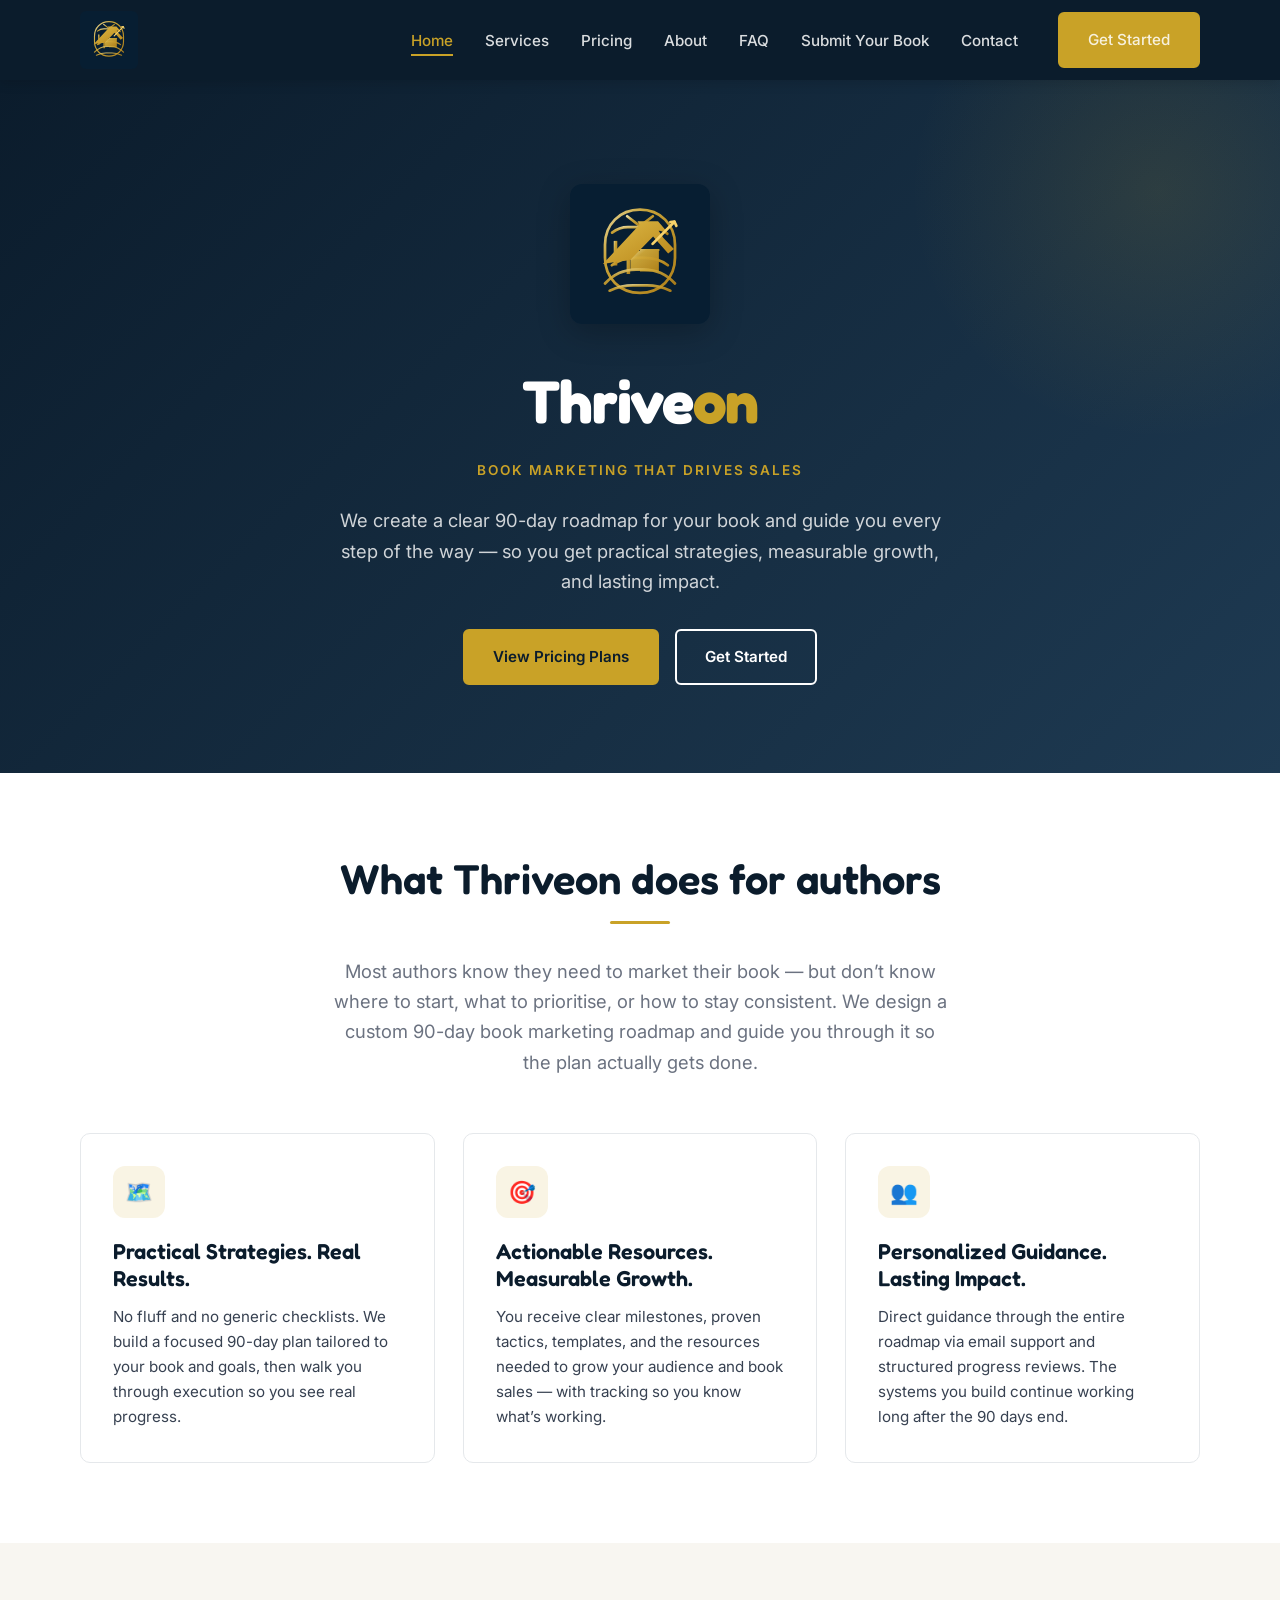
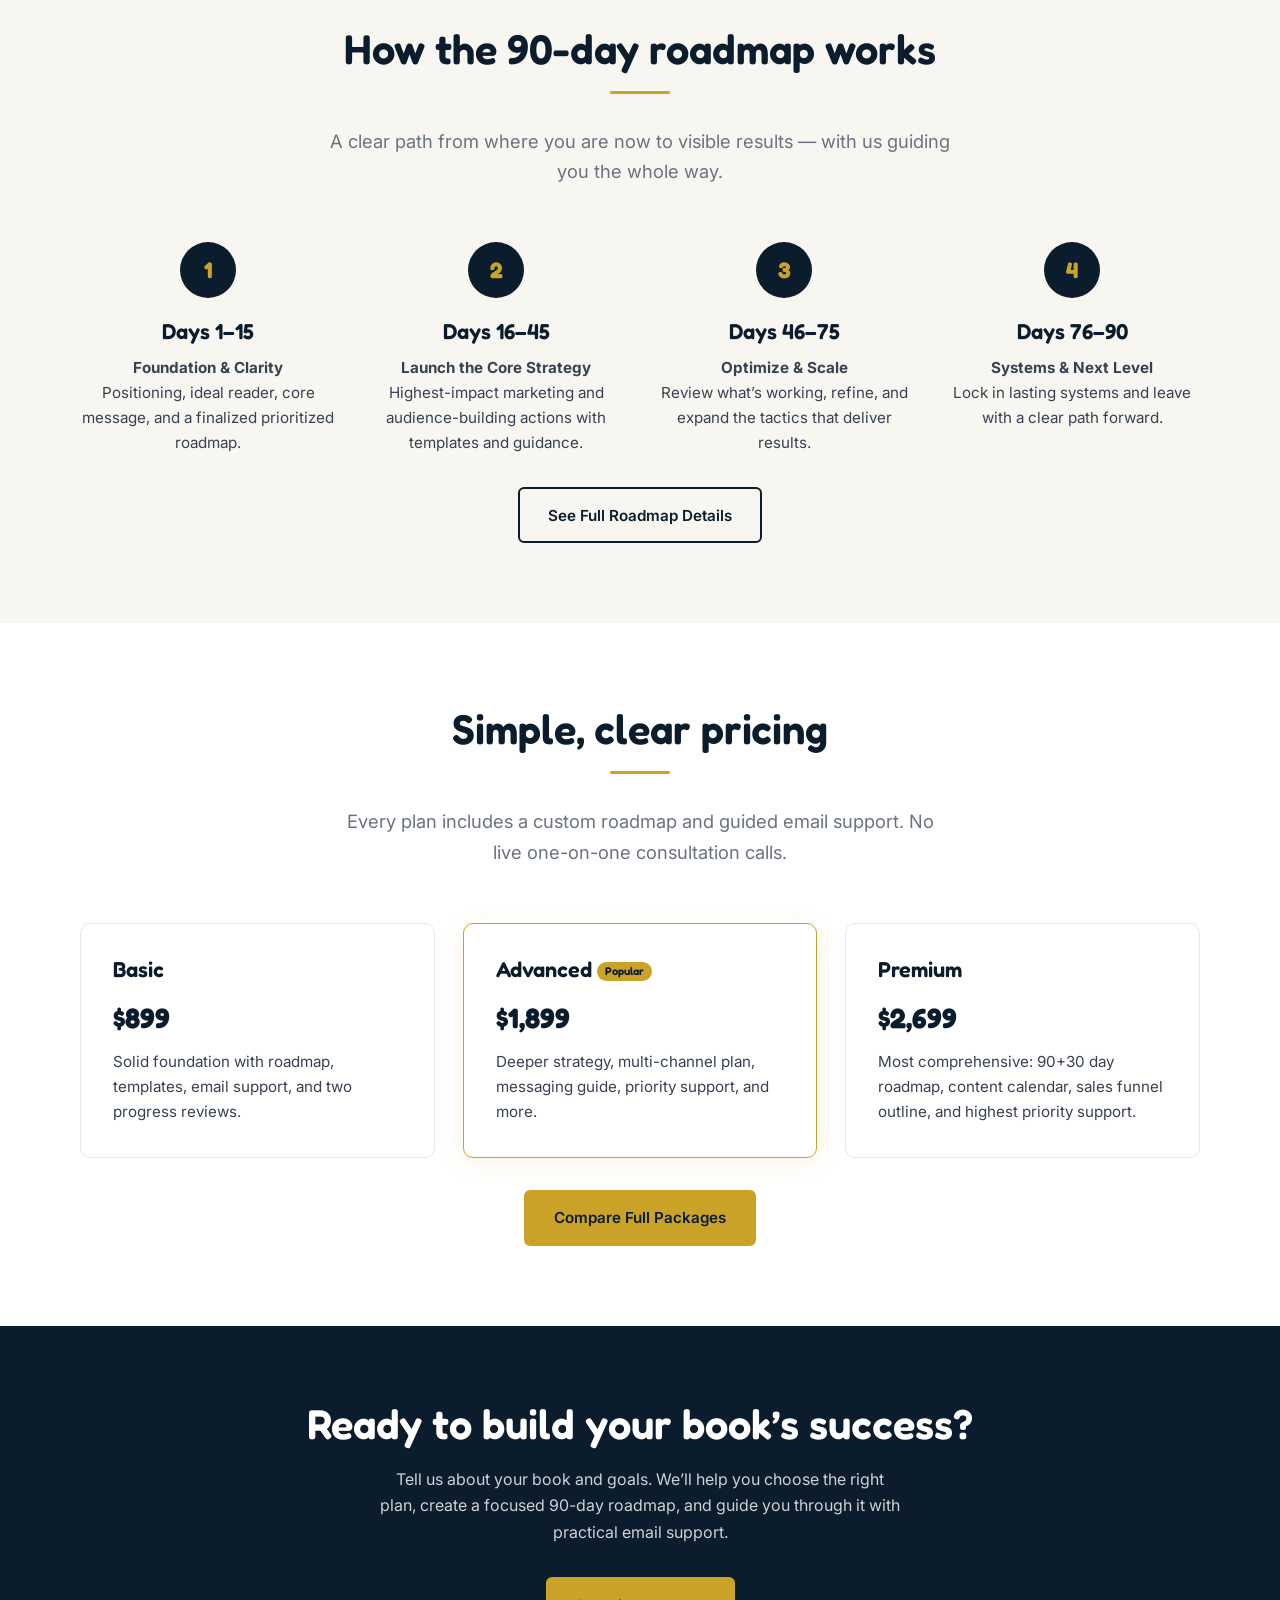
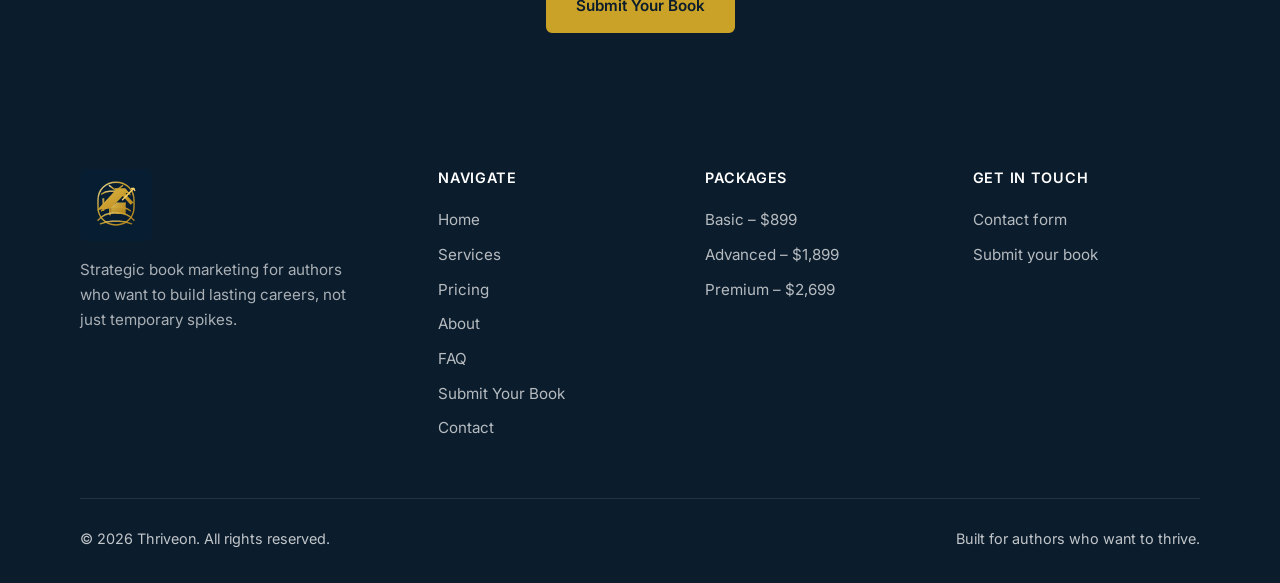
<file: index.html>
<!DOCTYPE html>
<html lang="en">
<head>
  <meta charset="UTF-8" />
  <meta name="viewport" content="width=device-width, initial-scale=1.0" />
  <title>Thriveon – Book Marketing Agency for Authors</title>
  <meta name="description" content="Thriveon designs a custom 90-day book marketing roadmap and guides you through it with email support so you move from overwhelm to real results." />
  <link rel="preconnect" href="https://fonts.googleapis.com" />
  <link rel="preconnect" href="https://fonts.gstatic.com" crossorigin />
  <link href="https://fonts.googleapis.com/css2?family=Fredoka:wght@400;500;600;700&family=Inter:wght@400;500;600;700&display=swap" rel="stylesheet" />
  <link rel="stylesheet" href="css/styles.css" />
  <style>
    .hero-centered {
      text-align: center;
      max-width: 720px;
      margin-inline: auto;
      position: relative;
      z-index: 1;
    }
    .hero-logo-large {
      width: 140px;
      height: auto;
      margin: 0 auto 1.75rem;
      border-radius: 12px;
      box-shadow: 0 8px 32px rgba(0,0,0,0.25);
    }
    .hero-brand {
      font-family: "Fredoka", system-ui, sans-serif;
      font-size: clamp(2.6rem, 6vw, 3.75rem);
      font-weight: 700;
      color: var(--white);
      margin-bottom: 0.5rem;
      letter-spacing: -0.02em;
    }
    .hero-brand span { color: var(--gold); }
    .hero-tagline {
      font-size: 0.85rem;
      font-weight: 600;
      letter-spacing: 0.14em;
      text-transform: uppercase;
      color: var(--gold);
      margin-bottom: 1.5rem;
    }
    .hero-centered .lead {
      margin-inline: auto;
      margin-bottom: 2rem;
    }
    .hero-actions {
      justify-content: center;
    }
    .hero-stats {
      justify-content: center;
      border-top: none;
      margin-top: 2.5rem;
      padding-top: 0;
      gap: 2.5rem;
    }
  </style>
</head>
<body>
  <header class="site-header">
    <div class="container nav">
      <a href="index.html" class="logo">
        <img src="assets/logo.svg" alt="Thriveon – Book Marketing That Drives Sales" />
      </a>
      <nav>
        <ul class="nav-links">
          <li><a href="index.html" class="active">Home</a></li>
          <li><a href="services.html">Services</a></li>
          <li><a href="pricing.html">Pricing</a></li>
          <li><a href="about.html">About</a></li>
          <li><a href="faq.html">FAQ</a></li>
          <li><a href="submit.html">Submit Your Book</a></li>
          <li><a href="contact.html">Contact</a></li>
          <li class="nav-cta"><a href="submit.html" class="btn btn-primary">Get Started</a></li>
        </ul>
      </nav>
      <button class="mobile-toggle" aria-label="Toggle menu" aria-expanded="false">
        <span></span><span></span><span></span>
      </button>
    </div>
  </header>

  <section class="hero">
    <div class="container">
      <div class="hero-centered">
        <img src="assets/logo.svg" alt="Thriveon" class="hero-logo-large" />
        <div class="hero-brand">Thrive<span>on</span></div>
        <div class="hero-tagline">Book Marketing That Drives Sales</div>
        <p class="lead">
          We create a clear 90-day roadmap for your book and guide you every step of the way — so you get practical strategies, measurable growth, and lasting impact.
        </p>
        <div class="hero-actions">
          <a href="pricing.html" class="btn btn-primary">View Pricing Plans</a>
          <a href="submit.html" class="btn btn-secondary">Get Started</a>
        </div>
      </div>
    </div>
  </section>

  <section class="section">
    <div class="container">
      <div class="section-header">
        <h2>What Thriveon does for authors</h2>
        <div class="gold-line"></div>
        <p class="lead mt-2">
          Most authors know they need to market their book — but don’t know where to start, what to prioritise, or how to stay consistent. We design a custom 90-day book marketing roadmap and guide you through it so the plan actually gets done.
        </p>
      </div>
      <div class="services-grid">
        <article class="service-card">
          <div class="service-icon">🗺️</div>
          <h3>Practical Strategies. Real Results.</h3>
          <p>No fluff and no generic checklists. We build a focused 90-day plan tailored to your book and goals, then walk you through execution so you see real progress.</p>
        </article>
        <article class="service-card">
          <div class="service-icon">🎯</div>
          <h3>Actionable Resources. Measurable Growth.</h3>
          <p>You receive clear milestones, proven tactics, templates, and the resources needed to grow your audience and book sales — with tracking so you know what’s working.</p>
        </article>
        <article class="service-card">
          <div class="service-icon">👥</div>
          <h3>Personalized Guidance. Lasting Impact.</h3>
          <p>Direct guidance through the entire roadmap via email support and structured progress reviews. The systems you build continue working long after the 90 days end.</p>
        </article>
      </div>
    </div>
  </section>

  <section class="section how-it-works">
    <div class="container">
      <div class="section-header">
        <h2>How the 90-day roadmap works</h2>
        <div class="gold-line"></div>
        <p class="lead mt-2">A clear path from where you are now to visible results — with us guiding you the whole way.</p>
      </div>
      <div class="steps">
        <div class="step">
          <div class="step-number">1</div>
          <h3>Days 1–15</h3>
          <p><strong>Foundation &amp; Clarity</strong><br>Positioning, ideal reader, core message, and a finalized prioritized roadmap.</p>
        </div>
        <div class="step">
          <div class="step-number">2</div>
          <h3>Days 16–45</h3>
          <p><strong>Launch the Core Strategy</strong><br>Highest-impact marketing and audience-building actions with templates and guidance.</p>
        </div>
        <div class="step">
          <div class="step-number">3</div>
          <h3>Days 46–75</h3>
          <p><strong>Optimize &amp; Scale</strong><br>Review what’s working, refine, and expand the tactics that deliver results.</p>
        </div>
        <div class="step">
          <div class="step-number">4</div>
          <h3>Days 76–90</h3>
          <p><strong>Systems &amp; Next Level</strong><br>Lock in lasting systems and leave with a clear path forward.</p>
        </div>
      </div>
      <div class="text-center mt-2">
        <a href="services.html" class="btn btn-outline">See Full Roadmap Details</a>
      </div>
    </div>
  </section>

  <section class="section">
    <div class="container">
      <div class="section-header">
        <h2>Simple, clear pricing</h2>
        <div class="gold-line"></div>
        <p class="lead mt-2">Every plan includes a custom roadmap and guided email support. No live one-on-one consultation calls.</p>
      </div>
      <div class="services-grid" style="grid-template-columns: repeat(auto-fit, minmax(260px, 1fr));">
        <article class="service-card">
          <h3>Basic</h3>
          <p style="font-size:1.75rem;font-weight:700;color:var(--navy);margin:0.5rem 0;font-family:Fredoka,sans-serif;">$899</p>
          <p>Solid foundation with roadmap, templates, email support, and two progress reviews.</p>
        </article>
        <article class="service-card" style="border-color:var(--gold);box-shadow:0 4px 20px rgba(201,162,39,0.15);">
          <h3>Advanced <span style="font-size:0.7rem;background:var(--gold);color:var(--navy);padding:0.15rem 0.5rem;border-radius:50px;vertical-align:middle;">Popular</span></h3>
          <p style="font-size:1.75rem;font-weight:700;color:var(--navy);margin:0.5rem 0;font-family:Fredoka,sans-serif;">$1,899</p>
          <p>Deeper strategy, multi-channel plan, messaging guide, priority support, and more.</p>
        </article>
        <article class="service-card">
          <h3>Premium</h3>
          <p style="font-size:1.75rem;font-weight:700;color:var(--navy);margin:0.5rem 0;font-family:Fredoka,sans-serif;">$2,699</p>
          <p>Most comprehensive: 90+30 day roadmap, content calendar, sales funnel outline, and highest priority support.</p>
        </article>
      </div>
      <div class="text-center mt-2">
        <a href="pricing.html" class="btn btn-primary">Compare Full Packages</a>
      </div>
    </div>
  </section>

  <section class="cta-band">
    <div class="container">
      <h2>Ready to build your book’s success?</h2>
      <p>Tell us about your book and goals. We’ll help you choose the right plan, create a focused 90-day roadmap, and guide you through it with practical email support.</p>
      <a href="submit.html" class="btn btn-primary">Submit Your Book</a>
    </div>
  </section>

  <footer class="site-footer">
    <div class="container">
      <div class="footer-grid">
        <div class="footer-brand">
          <a href="index.html" class="logo">
            <img src="assets/logo.svg" alt="Thriveon" />
          </a>
          <p>Strategic book marketing for authors who want to build lasting careers, not just temporary spikes.</p>
        </div>
        <div class="footer-col">
          <h4>Navigate</h4>
          <a href="index.html">Home</a>
          <a href="services.html">Services</a>
          <a href="pricing.html">Pricing</a>
          <a href="about.html">About</a>
          <a href="faq.html">FAQ</a>
          <a href="submit.html">Submit Your Book</a>
          <a href="contact.html">Contact</a>
        </div>
        <div class="footer-col">
          <h4>Packages</h4>
          <a href="pricing.html">Basic – $899</a>
          <a href="pricing.html">Advanced – $1,899</a>
          <a href="pricing.html">Premium – $2,699</a>
        </div>
        <div class="footer-col">
          <h4>Get in touch</h4>
          <a href="contact.html">Contact form</a>
          <a href="submit.html">Submit your book</a>
        </div>
      </div>
      <div class="footer-bottom">
        <span>© 2026 Thriveon. All rights reserved.</span>
        <span>Built for authors who want to thrive.</span>
      </div>
    </div>
  </footer>

  <script src="js/main.js"></script>
</body>
</html>
</file>
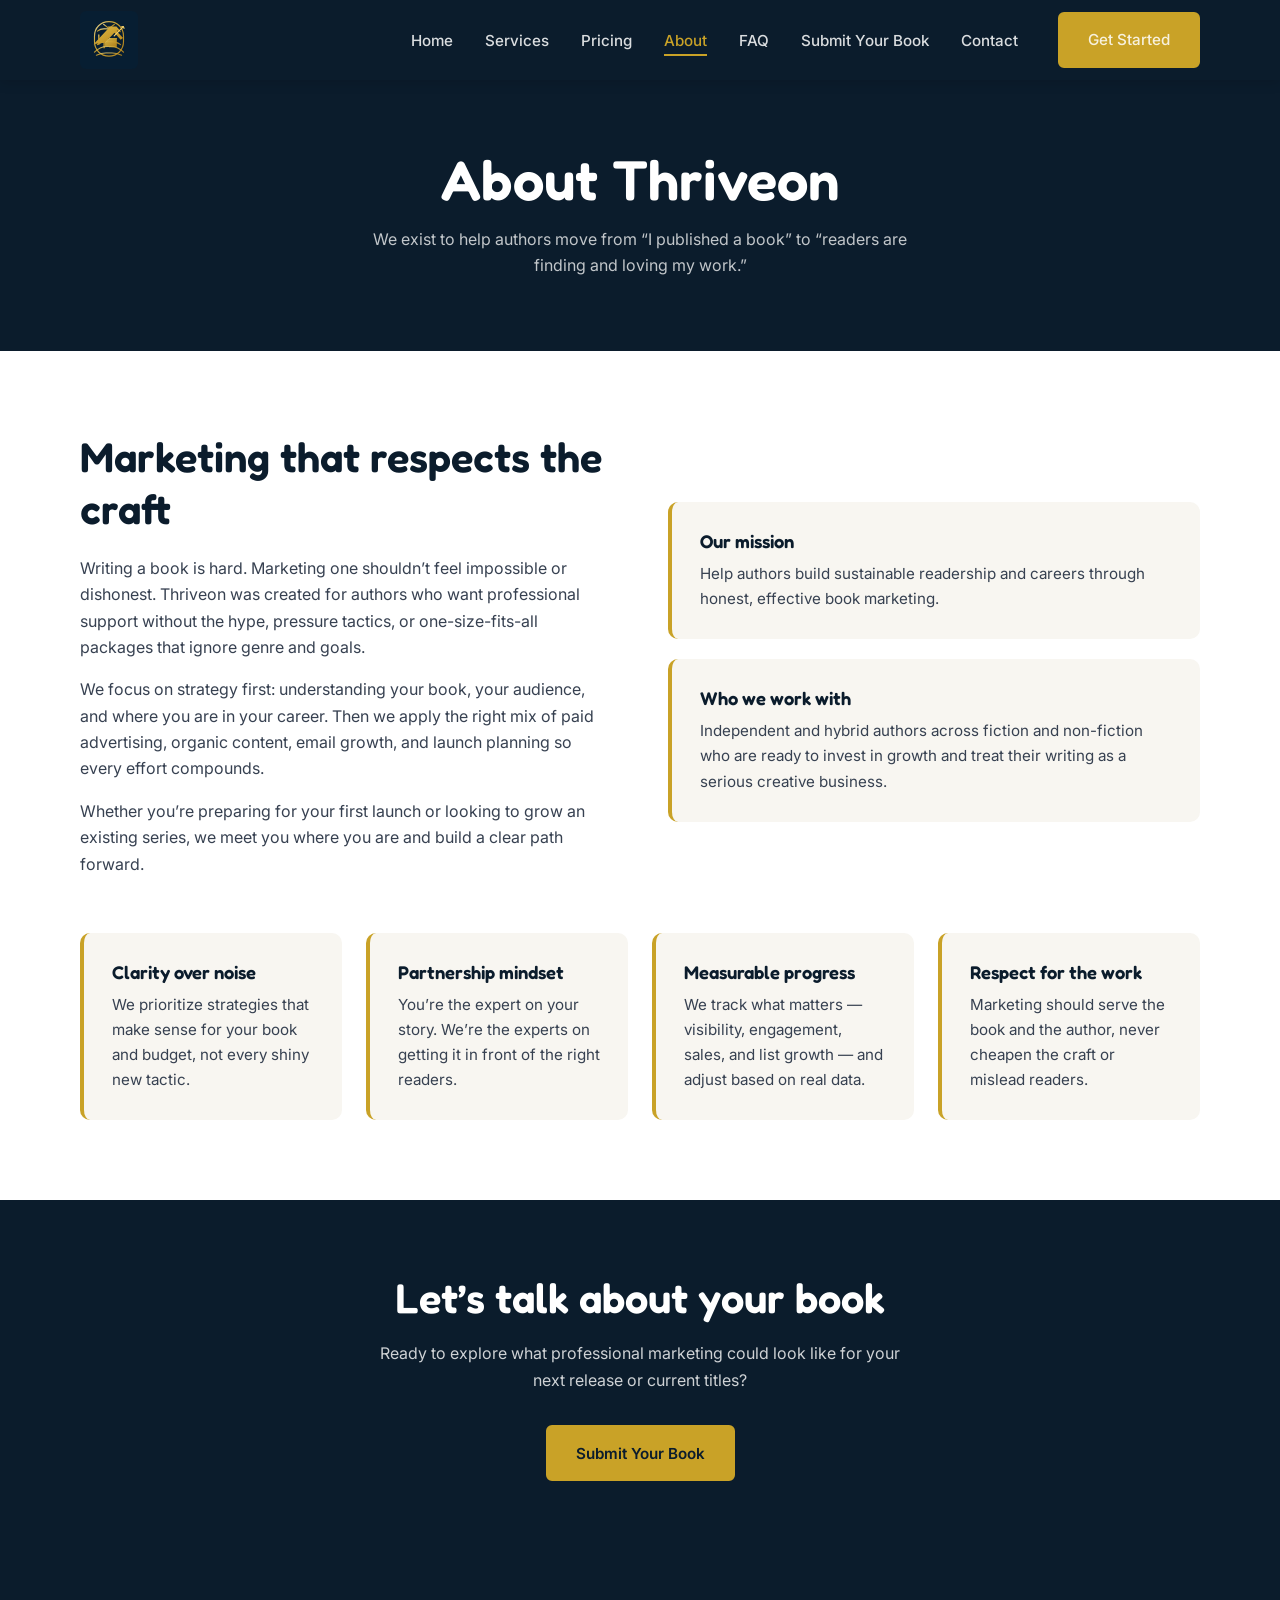
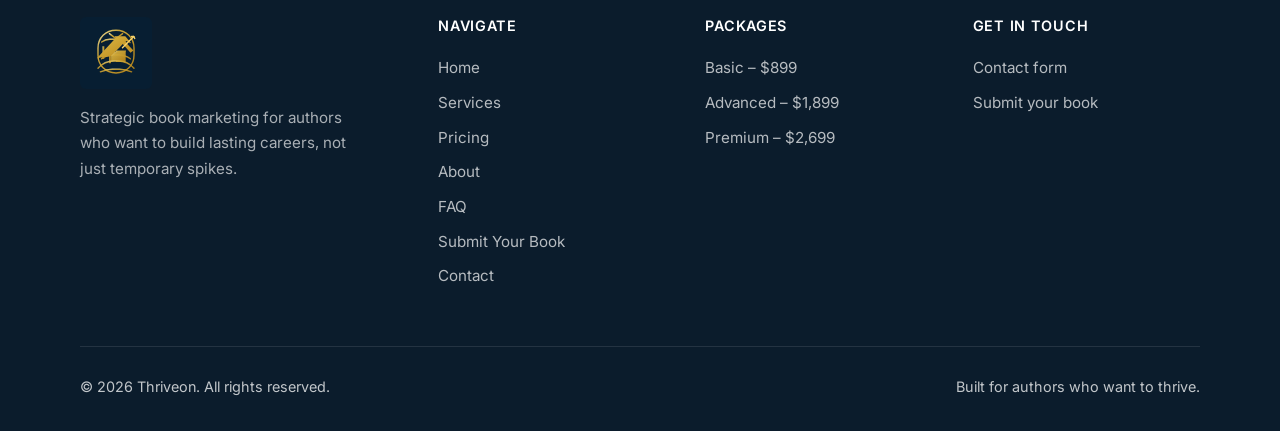
<file: about.html>
<!DOCTYPE html>
<html lang="en">
<head>
  <meta charset="UTF-8" />
  <meta name="viewport" content="width=device-width, initial-scale=1.0" />
  <title>About – Thriveon Book Marketing Agency</title>
  <meta name="description" content="Learn about Thriveon, a book marketing agency dedicated to helping authors build real readership and sustainable careers." />
  <link rel="preconnect" href="https://fonts.googleapis.com" />
  <link rel="preconnect" href="https://fonts.gstatic.com" crossorigin />
  <link href="https://fonts.googleapis.com/css2?family=Fredoka:wght@400;500;600;700&family=Inter:wght@400;500;600;700&display=swap" rel="stylesheet" />
  <link rel="stylesheet" href="css/styles.css" />
</head>
<body>
  <header class="site-header">
    <div class="container nav">
      <a href="index.html" class="logo">
        <img src="assets/logo.svg" alt="Thriveon – Book Marketing That Drives Sales" />
      </a>
      <nav>
        <ul class="nav-links">
          <li><a href="index.html">Home</a></li>
          <li><a href="services.html">Services</a></li>
          <li><a href="pricing.html">Pricing</a></li>
          <li><a href="about.html" class="active">About</a></li>
          <li><a href="faq.html">FAQ</a></li>
          <li><a href="submit.html">Submit Your Book</a></li>
          <li><a href="contact.html">Contact</a></li>
          <li class="nav-cta"><a href="submit.html" class="btn btn-primary">Get Started</a></li>
        </ul>
      </nav>
      <button class="mobile-toggle" aria-label="Toggle menu" aria-expanded="false">
        <span></span><span></span><span></span>
      </button>
    </div>
  </header>

  <section class="page-hero">
    <div class="container">
      <h1>About Thriveon</h1>
      <p>We exist to help authors move from “I published a book” to “readers are finding and loving my work.”</p>
    </div>
  </section>

  <section class="section">
    <div class="container">
      <div class="about-content">
        <div class="about-text">
          <h2>Marketing that respects the craft</h2>
          <p>
            Writing a book is hard. Marketing one shouldn’t feel impossible or dishonest. Thriveon was created for authors who want professional support without the hype, pressure tactics, or one-size-fits-all packages that ignore genre and goals.
          </p>
          <p>
            We focus on strategy first: understanding your book, your audience, and where you are in your career. Then we apply the right mix of paid advertising, organic content, email growth, and launch planning so every effort compounds.
          </p>
          <p>
            Whether you’re preparing for your first launch or looking to grow an existing series, we meet you where you are and build a clear path forward.
          </p>
        </div>
        <div>
          <div class="value-card" style="margin-bottom: 1.25rem;">
            <h4>Our mission</h4>
            <p>Help authors build sustainable readership and careers through honest, effective book marketing.</p>
          </div>
          <div class="value-card">
            <h4>Who we work with</h4>
            <p>Independent and hybrid authors across fiction and non-fiction who are ready to invest in growth and treat their writing as a serious creative business.</p>
          </div>
        </div>
      </div>

      <div class="values-grid">
        <div class="value-card">
          <h4>Clarity over noise</h4>
          <p>We prioritize strategies that make sense for your book and budget, not every shiny new tactic.</p>
        </div>
        <div class="value-card">
          <h4>Partnership mindset</h4>
          <p>You’re the expert on your story. We’re the experts on getting it in front of the right readers.</p>
        </div>
        <div class="value-card">
          <h4>Measurable progress</h4>
          <p>We track what matters — visibility, engagement, sales, and list growth — and adjust based on real data.</p>
        </div>
        <div class="value-card">
          <h4>Respect for the work</h4>
          <p>Marketing should serve the book and the author, never cheapen the craft or mislead readers.</p>
        </div>
      </div>
    </div>
  </section>

  <section class="cta-band">
    <div class="container">
      <h2>Let’s talk about your book</h2>
      <p>Ready to explore what professional marketing could look like for your next release or current titles?</p>
      <a href="submit.html" class="btn btn-primary">Submit Your Book</a>
    </div>
  </section>

  <footer class="site-footer">
    <div class="container">
      <div class="footer-grid">
        <div class="footer-brand">
          <a href="index.html" class="logo">
            <img src="assets/logo.svg" alt="Thriveon – Book Marketing That Drives Sales" />
          </a>
          <p>Strategic book marketing for authors who want to build lasting careers, not just temporary spikes.</p>
        </div>
        <div class="footer-col">
          <h4>Navigate</h4>
          <a href="index.html">Home</a>
          <a href="services.html">Services</a>
          <a href="pricing.html">Pricing</a>
          <a href="about.html">About</a>
          <a href="faq.html">FAQ</a>
          <a href="submit.html">Submit Your Book</a>
          <a href="contact.html">Contact</a>
        </div>
        <div class="footer-col">
          <h4>Packages</h4>
          <a href="pricing.html">Basic – $899</a>
          <a href="pricing.html">Advanced – $1,899</a>
          <a href="pricing.html">Premium – $2,699</a>
        </div>
        <div class="footer-col">
          <h4>Get in touch</h4>
          <a href="contact.html">Contact form</a>
          <a href="submit.html">Submit your book</a>
        </div>
      </div>
      <div class="footer-bottom">
        <span>© 2026 Thriveon. All rights reserved.</span>
        <span>Built for authors who want to thrive.</span>
      </div>
    </div>
  </footer>

  <script src="js/main.js"></script>
</body>
</html>
</file>
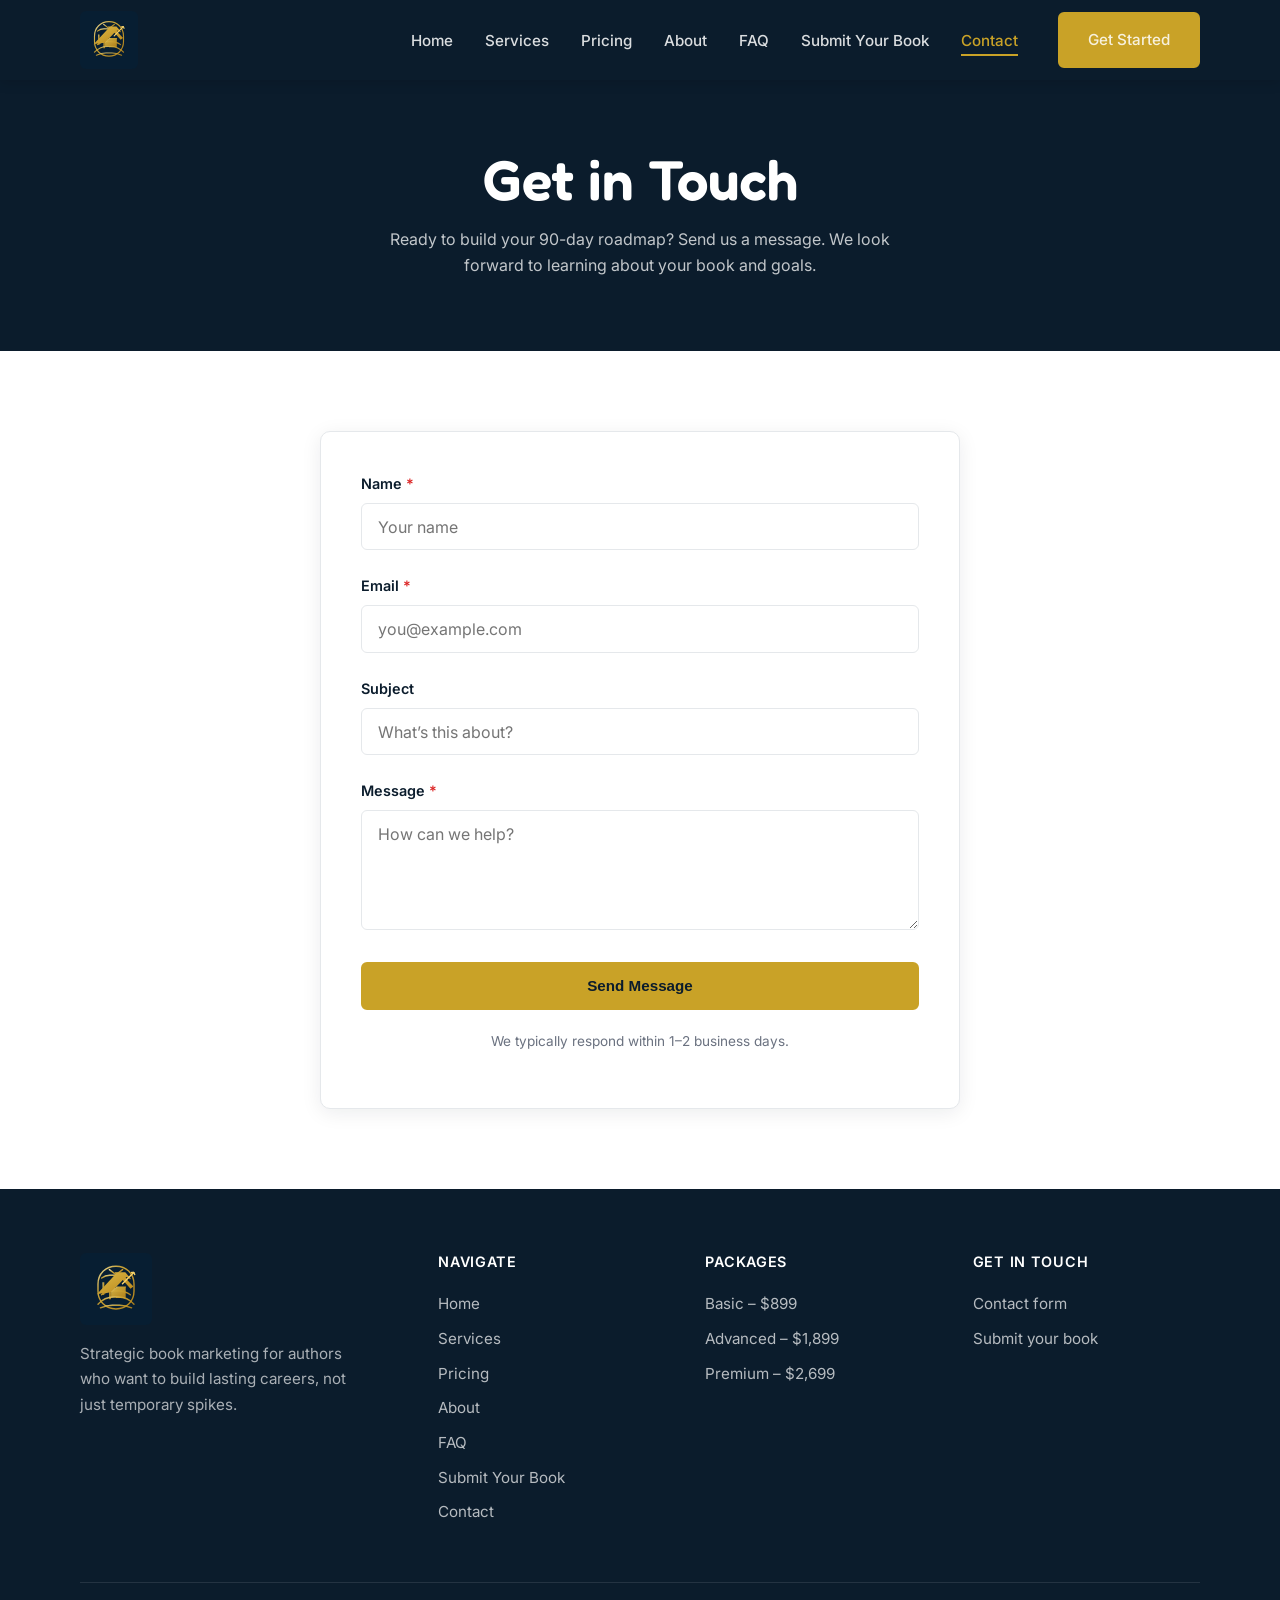
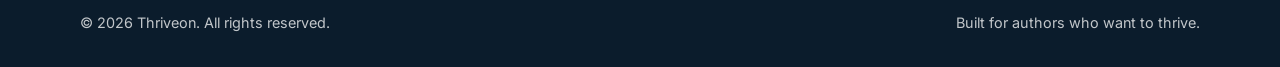
<file: contact.html>
<!DOCTYPE html>
<html lang="en">
<head>
  <meta charset="UTF-8" />
  <meta name="viewport" content="width=device-width, initial-scale=1.0" />
  <title>Contact – Thriveon Book Marketing</title>
  <meta name="description" content="Get in touch with Thriveon. Questions about our 90-day book marketing roadmap? Use the contact form." />
  <link rel="preconnect" href="https://fonts.googleapis.com" />
  <link rel="preconnect" href="https://fonts.gstatic.com" crossorigin />
  <link href="https://fonts.googleapis.com/css2?family=Fredoka:wght@400;500;600;700&family=Inter:wght@400;500;600;700&display=swap" rel="stylesheet" />
  <link rel="stylesheet" href="css/styles.css" />
</head>
<body>
  <header class="site-header">
    <div class="container nav">
      <a href="index.html" class="logo">
        <img src="assets/logo.svg" alt="Thriveon – Book Marketing That Drives Sales" />
      </a>
      <nav>
        <ul class="nav-links">
          <li><a href="index.html">Home</a></li>
          <li><a href="services.html">Services</a></li>
          <li><a href="pricing.html">Pricing</a></li>
          <li><a href="about.html">About</a></li>
          <li><a href="faq.html">FAQ</a></li>
          <li><a href="submit.html">Submit Your Book</a></li>
          <li><a href="contact.html" class="active">Contact</a></li>
          <li class="nav-cta"><a href="submit.html" class="btn btn-primary">Get Started</a></li>
        </ul>
      </nav>
      <button class="mobile-toggle" aria-label="Toggle menu" aria-expanded="false">
        <span></span><span></span><span></span>
      </button>
    </div>
  </header>

  <section class="page-hero">
    <div class="container">
      <h1>Get in Touch</h1>
      <p>Ready to build your 90-day roadmap? Send us a message. We look forward to learning about your book and goals.</p>
    </div>
  </section>

  <section class="section">
    <div class="container" style="max-width:640px;">
      <div class="form-card">
        <form id="contact-form" action="https://formspree.io/f/mqpqepwg" method="POST">
          <div class="form-group">
            <label for="name">Name <span class="required">*</span></label>
            <input type="text" id="name" name="name" required placeholder="Your name" />
          </div>
          <div class="form-group">
            <label for="contact-email">Email <span class="required">*</span></label>
            <input type="email" id="contact-email" name="email" required placeholder="you@example.com" />
          </div>
          <div class="form-group">
            <label for="subject">Subject</label>
            <input type="text" id="subject" name="subject" placeholder="What’s this about?" />
          </div>
          <div class="form-group">
            <label for="message">Message <span class="required">*</span></label>
            <textarea id="message" name="message" required placeholder="How can we help?"></textarea>
          </div>
          <input type="hidden" name="_subject" value="New Contact Message – Thriveon" />
          <button type="submit" class="btn btn-primary" style="width:100%;">Send Message</button>
        </form>
        <p class="form-note" style="margin-top:1.25rem;text-align:center;">
          We typically respond within 1–2 business days.
        </p>
      </div>
    </div>
  </section>

  <footer class="site-footer">
    <div class="container">
      <div class="footer-grid">
        <div class="footer-brand">
          <a href="index.html" class="logo">
            <img src="assets/logo.svg" alt="Thriveon" />
          </a>
          <p>Strategic book marketing for authors who want to build lasting careers, not just temporary spikes.</p>
        </div>
        <div class="footer-col">
          <h4>Navigate</h4>
          <a href="index.html">Home</a>
          <a href="services.html">Services</a>
          <a href="pricing.html">Pricing</a>
          <a href="about.html">About</a>
          <a href="faq.html">FAQ</a>
          <a href="submit.html">Submit Your Book</a>
          <a href="contact.html">Contact</a>
        </div>
        <div class="footer-col">
          <h4>Packages</h4>
          <a href="pricing.html">Basic – $899</a>
          <a href="pricing.html">Advanced – $1,899</a>
          <a href="pricing.html">Premium – $2,699</a>
        </div>
        <div class="footer-col">
          <h4>Get in touch</h4>
          <a href="contact.html">Contact form</a>
          <a href="submit.html">Submit your book</a>
        </div>
      </div>
      <div class="footer-bottom">
        <span>© 2026 Thriveon. All rights reserved.</span>
        <span>Built for authors who want to thrive.</span>
      </div>
    </div>
  </footer>

  <script src="js/main.js"></script>
</body>
</html>
</file>
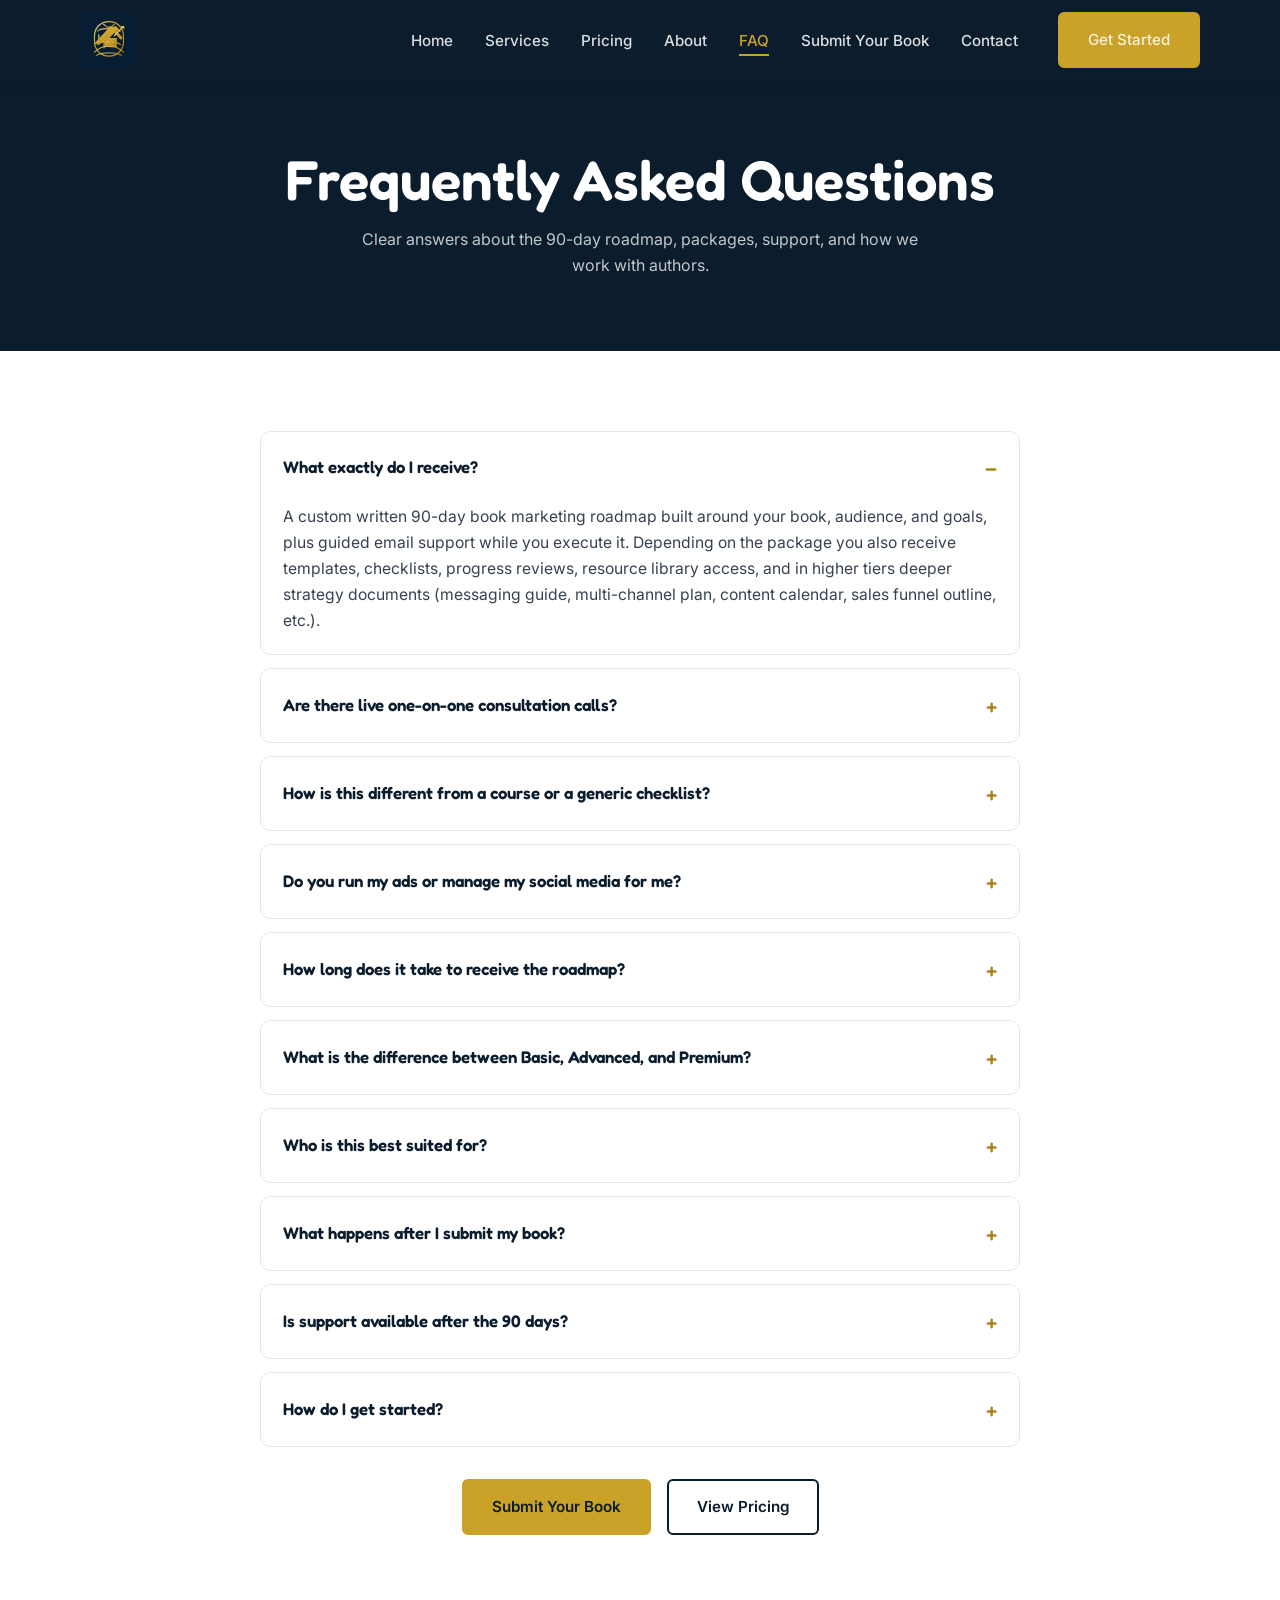
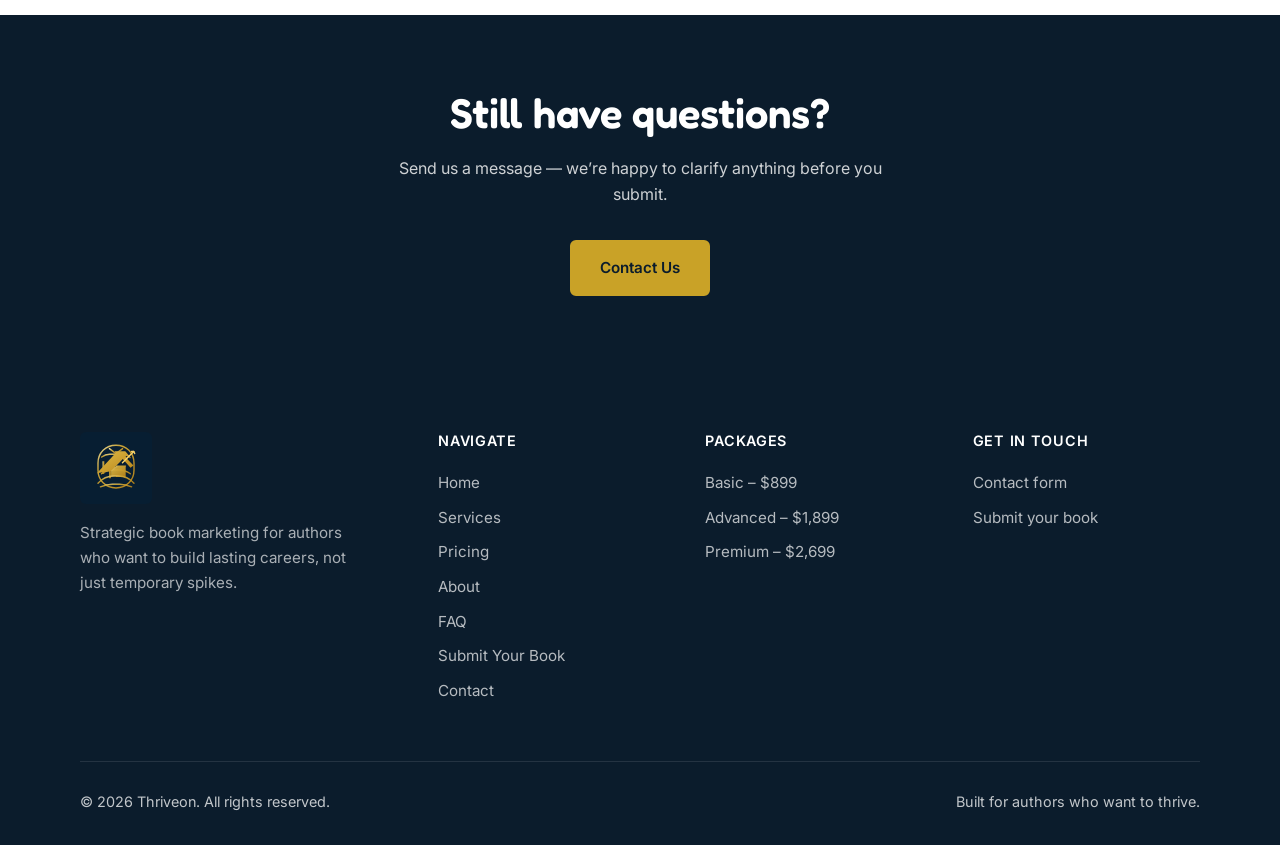
<file: faq.html>
<!DOCTYPE html>
<html lang="en">
<head>
  <meta charset="UTF-8" />
  <meta name="viewport" content="width=device-width, initial-scale=1.0" />
  <title>FAQ – Thriveon Book Marketing</title>
  <meta name="description" content="Frequently asked questions about Thriveon’s 90-day book marketing roadmap packages, support, and process." />
  <link rel="preconnect" href="https://fonts.googleapis.com" />
  <link rel="preconnect" href="https://fonts.gstatic.com" crossorigin />
  <link href="https://fonts.googleapis.com/css2?family=Fredoka:wght@400;500;600;700&family=Inter:wght@400;500;600;700&display=swap" rel="stylesheet" />
  <link rel="stylesheet" href="css/styles.css" />
  <style>
    .faq-list { max-width: 760px; margin: 0 auto; }
    .faq-item { border: 1px solid var(--gray-200); border-radius: var(--radius); margin-bottom: 0.85rem; background: var(--white); overflow: hidden; }
    .faq-item summary { padding: 1.15rem 1.4rem; font-weight: 600; font-size: 1.05rem; color: var(--navy); cursor: pointer; list-style: none; display: flex; justify-content: space-between; align-items: center; gap: 1rem; font-family: "Fredoka", system-ui, sans-serif; }
    .faq-item summary::-webkit-details-marker { display: none; }
    .faq-item summary::after { content: "+"; font-size: 1.35rem; color: var(--gold-dark); font-weight: 500; flex-shrink: 0; }
    .faq-item[open] summary::after { content: "−"; }
    .faq-item .faq-body { padding: 0 1.4rem 1.25rem; color: var(--gray-700); font-size: 0.98rem; line-height: 1.65; }
    .faq-item .faq-body p { margin-bottom: 0.75rem; }
    .faq-item .faq-body p:last-child { margin-bottom: 0; }
  </style>
</head>
<body>
  <header class="site-header">
    <div class="container nav">
      <a href="index.html" class="logo">
        <img src="assets/logo.svg" alt="Thriveon – Book Marketing That Drives Sales" />
      </a>
      <nav>
        <ul class="nav-links">
          <li><a href="index.html">Home</a></li>
          <li><a href="services.html">Services</a></li>
          <li><a href="pricing.html">Pricing</a></li>
          <li><a href="about.html">About</a></li>
          <li><a href="faq.html" class="active">FAQ</a></li>
          <li><a href="submit.html">Submit Your Book</a></li>
          <li><a href="contact.html">Contact</a></li>
          <li class="nav-cta"><a href="submit.html" class="btn btn-primary">Get Started</a></li>
        </ul>
      </nav>
      <button class="mobile-toggle" aria-label="Toggle menu" aria-expanded="false">
        <span></span><span></span><span></span>
      </button>
    </div>
  </header>

  <section class="page-hero">
    <div class="container">
      <h1>Frequently Asked Questions</h1>
      <p>Clear answers about the 90-day roadmap, packages, support, and how we work with authors.</p>
    </div>
  </section>

  <section class="section">
    <div class="container">
      <div class="faq-list">
        <details class="faq-item" open>
          <summary>What exactly do I receive?</summary>
          <div class="faq-body">
            <p>A custom written 90-day book marketing roadmap built around your book, audience, and goals, plus guided email support while you execute it. Depending on the package you also receive templates, checklists, progress reviews, resource library access, and in higher tiers deeper strategy documents (messaging guide, multi-channel plan, content calendar, sales funnel outline, etc.).</p>
          </div>
        </details>

        <details class="faq-item">
          <summary>Are there live one-on-one consultation calls?</summary>
          <div class="faq-body">
            <p>No. All support is provided via email. There are no live one-on-one consultation calls in any package. This keeps the offer focused, affordable, and scalable while still giving you clear guidance and accountability.</p>
          </div>
        </details>

        <details class="faq-item">
          <summary>How is this different from a course or a generic checklist?</summary>
          <div class="faq-body">
            <p>The roadmap is built for your specific book and situation after we learn about your project. You also get ongoing email support and scheduled progress reviews — not a static PDF you have to interpret alone. The goal is a plan that gets executed, not more information sitting unused.</p>
          </div>
        </details>

        <details class="faq-item">
          <summary>Do you run my ads or manage my social media for me?</summary>
          <div class="faq-body">
            <p>No. This is a guided strategy and accountability product. We design the plan and support you while you implement it. We do not run Amazon/BookBub ads accounts or manage social media profiles as part of these packages. If you need heavy done-for-you execution later, we can discuss that separately.</p>
          </div>
        </details>

        <details class="faq-item">
          <summary>How long does it take to receive the roadmap?</summary>
          <div class="faq-body">
            <p>Delivery depends on the package:</p>
            <p>Basic: within 7–10 days<br>
            Advanced: within 5–7 days<br>
            Premium: within 3–5 days</p>
            <p>Timing starts after we have the information we need about your book and goals.</p>
          </div>
        </details>

        <details class="faq-item">
          <summary>What is the difference between Basic, Advanced, and Premium?</summary>
          <div class="faq-body">
            <p><strong>Basic ($899)</strong> gives you a solid custom 90-day roadmap, core milestones, templates, email support, two progress reviews, and standard resource library access.</p>
            <p><strong>Advanced ($1,899)</strong> adds an expanded multi-channel plan, audience positioning &amp; messaging guide, priority email support, three progress reviews, bonus resource pack, launch/relaunch sequence outline, and full library access.</p>
            <p><strong>Premium ($2,699)</strong> includes everything in Advanced plus a fully customized 90-day + 30-day extension roadmap, complete content &amp; promotion calendar, sales funnel &amp; offer strategy outline, highest priority support, four progress reviews, premium resource vault, and a post-roadmap 30-day action plan.</p>
            <p>See the <a href="pricing.html" style="color:var(--gold-dark);">Pricing page</a> for the full feature lists.</p>
          </div>
        </details>

        <details class="faq-item">
          <summary>Who is this best suited for?</summary>
          <div class="faq-body">
            <p>Independent and hybrid authors who are ready to treat marketing as a real system — whether you’re preparing to launch, relaunching a title, or building momentum on existing books. It works especially well if you want structure and accountability without the cost or schedule pressure of ongoing live coaching.</p>
          </div>
        </details>

        <details class="faq-item">
          <summary>What happens after I submit my book?</summary>
          <div class="faq-body">
            <p>We review your submission and follow up within 2–3 business days. We’ll confirm fit, answer questions, and help you choose the right package if you’re unsure. Once you’re ready to move forward and we’ve collected the details we need, we build and deliver your roadmap on the timeline for your package.</p>
          </div>
        </details>

        <details class="faq-item">
          <summary>Is support available after the 90 days?</summary>
          <div class="faq-body">
            <p>The formal guided support period matches your package (90 days, with Premium including a 30-day extension roadmap). You keep all materials and systems. If you want continued support afterward, we can discuss options separately.</p>
          </div>
        </details>

        <details class="faq-item">
          <summary>How do I get started?</summary>
          <div class="faq-body">
            <p>Use the <a href="submit.html" style="color:var(--gold-dark);">Submit Your Book</a> form. Tell us about your project, goals, and preferred package. We’ll take it from there.</p>
          </div>
        </details>
      </div>

      <div class="text-center mt-2">
        <a href="submit.html" class="btn btn-primary">Submit Your Book</a>
        <a href="pricing.html" class="btn btn-outline" style="margin-left:0.75rem;">View Pricing</a>
      </div>
    </div>
  </section>

  <section class="cta-band">
    <div class="container">
      <h2>Still have questions?</h2>
      <p>Send us a message — we’re happy to clarify anything before you submit.</p>
      <a href="contact.html" class="btn btn-primary">Contact Us</a>
    </div>
  </section>

  <footer class="site-footer">
    <div class="container">
      <div class="footer-grid">
        <div class="footer-brand">
          <a href="index.html" class="logo">
            <img src="assets/logo.svg" alt="Thriveon" />
          </a>
          <p>Strategic book marketing for authors who want to build lasting careers, not just temporary spikes.</p>
        </div>
        <div class="footer-col">
          <h4>Navigate</h4>
          <a href="index.html">Home</a>
          <a href="services.html">Services</a>
          <a href="pricing.html">Pricing</a>
          <a href="about.html">About</a>
          <a href="faq.html">FAQ</a>
          <a href="submit.html">Submit Your Book</a>
          <a href="contact.html">Contact</a>
        </div>
        <div class="footer-col">
          <h4>Packages</h4>
          <a href="pricing.html">Basic – $899</a>
          <a href="pricing.html">Advanced – $1,899</a>
          <a href="pricing.html">Premium – $2,699</a>
        </div>
        <div class="footer-col">
          <h4>Get in touch</h4>
          <a href="contact.html">Contact form</a>
          <a href="submit.html">Submit your book</a>
        </div>
      </div>
      <div class="footer-bottom">
        <span>© 2026 Thriveon. All rights reserved.</span>
        <span>Built for authors who want to thrive.</span>
      </div>
    </div>
  </footer>

  <script src="js/main.js"></script>
</body>
</html>
</file>
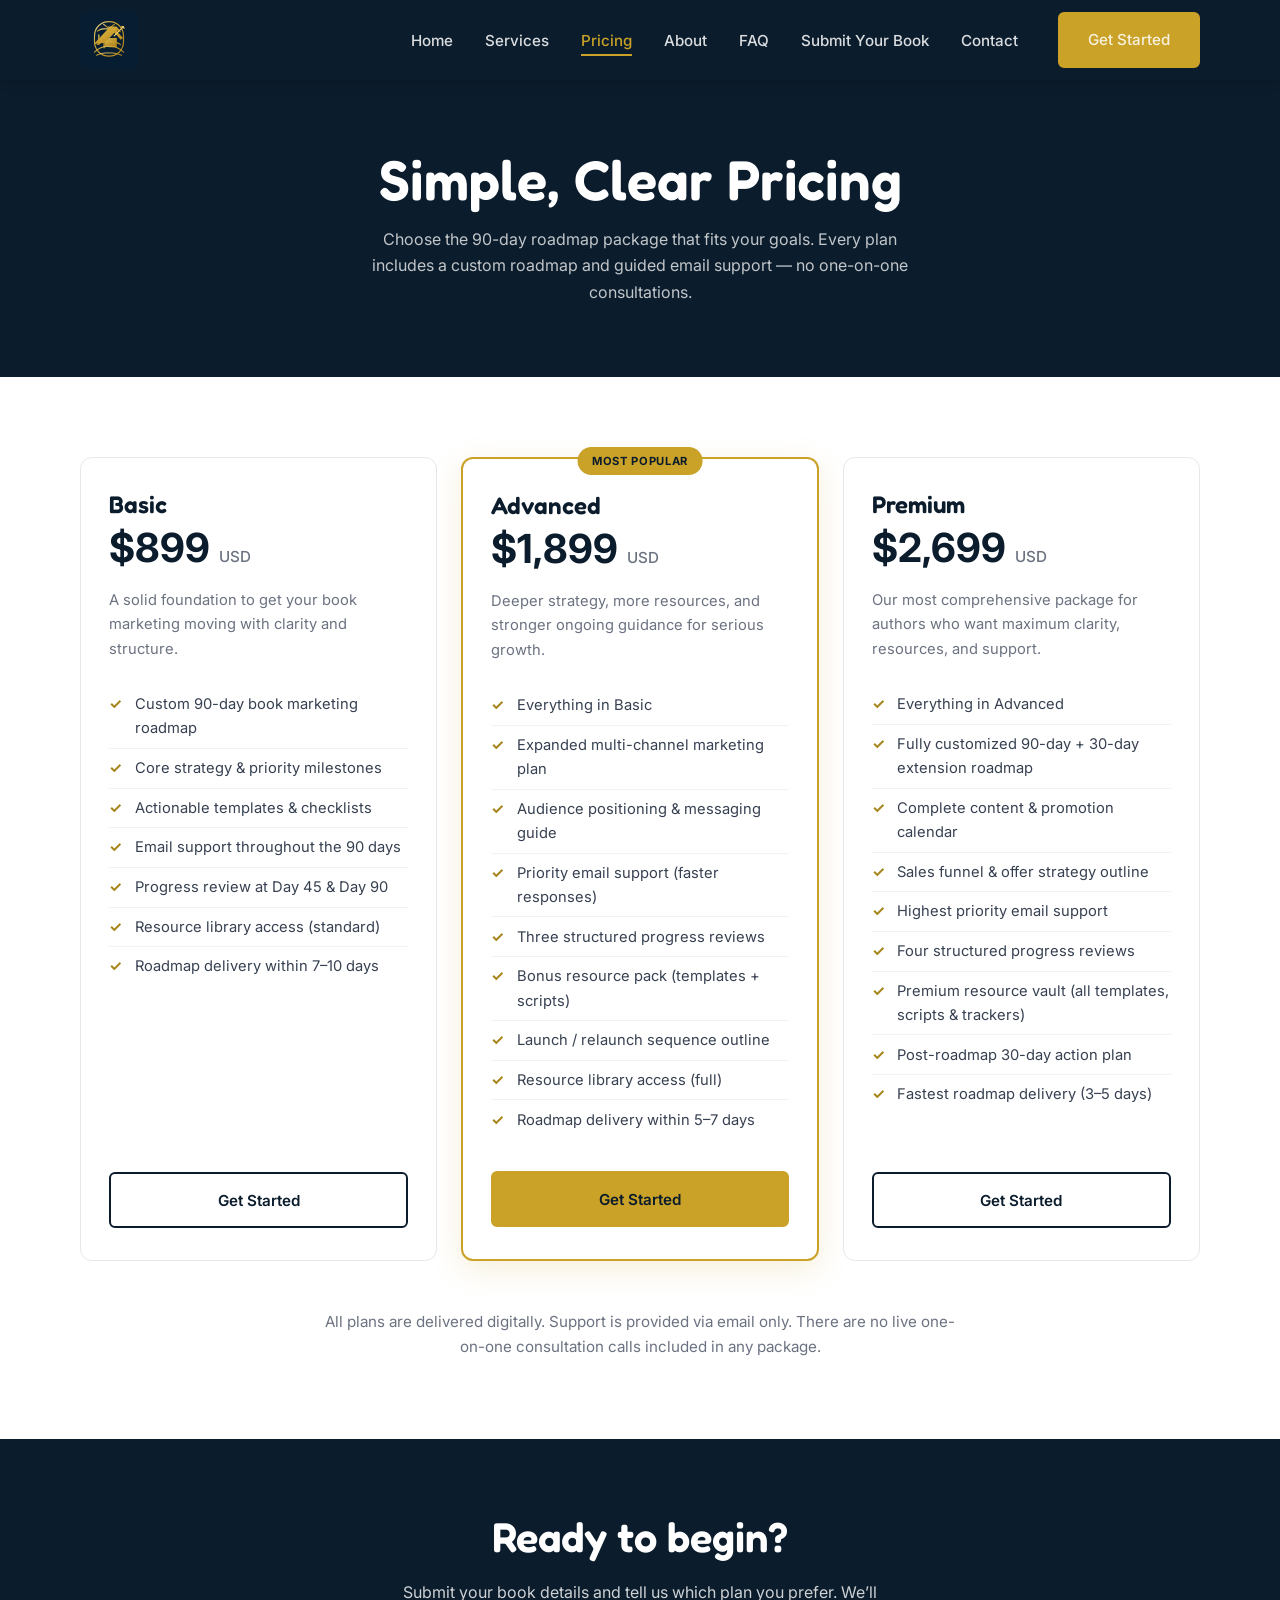
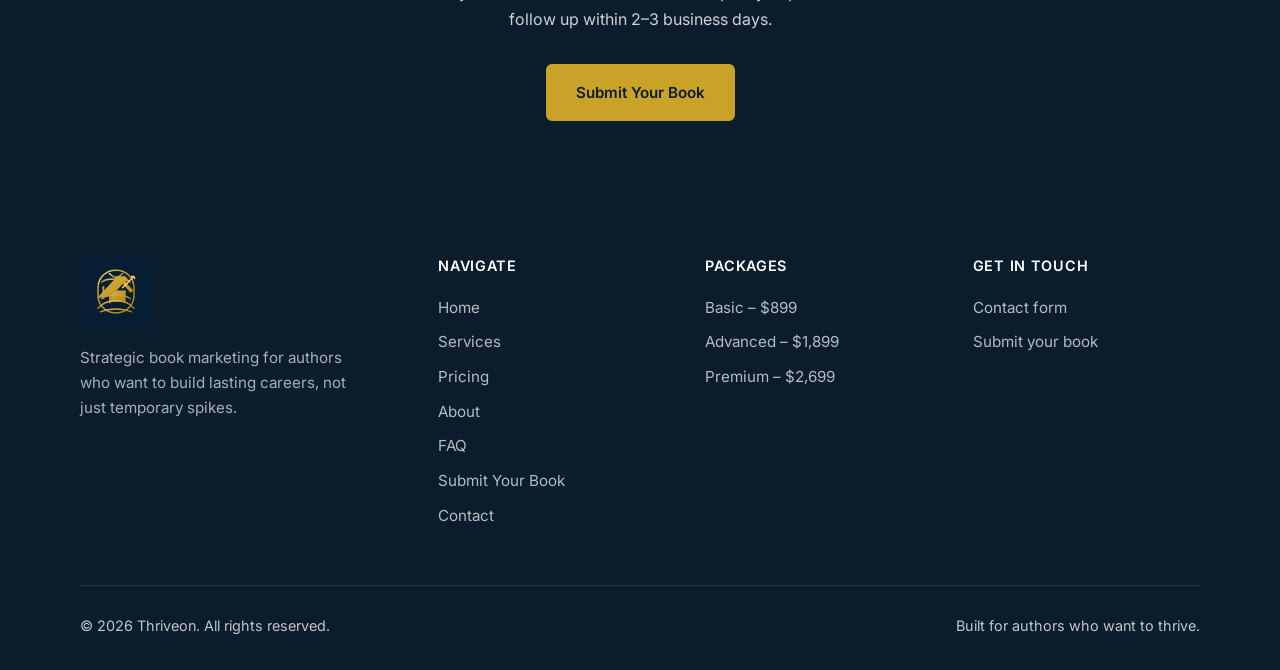
<file: pricing.html>
<!DOCTYPE html>
<html lang="en">
<head>
  <meta charset="UTF-8" />
  <meta name="viewport" content="width=device-width, initial-scale=1.0" />
  <title>Pricing – Thriveon Book Marketing</title>
  <meta name="description" content="Simple, clear pricing for Thriveon’s 90-day book marketing roadmap packages. Basic $899 · Advanced $1,899 · Premium $2,699." />
  <link rel="preconnect" href="https://fonts.googleapis.com" />
  <link rel="preconnect" href="https://fonts.gstatic.com" crossorigin />
  <link href="https://fonts.googleapis.com/css2?family=Fredoka:wght@400;500;600;700&family=Inter:wght@400;500;600;700&display=swap" rel="stylesheet" />
  <link rel="stylesheet" href="css/styles.css" />
  <style>
    .pricing-grid { display: grid; grid-template-columns: repeat(3, 1fr); gap: 1.5rem; align-items: stretch; }
    .price-card { background: var(--white); border: 1px solid var(--gray-200); border-radius: 12px; padding: 2rem 1.75rem; display: flex; flex-direction: column; position: relative; transition: all var(--transition); }
    .price-card:hover { box-shadow: var(--shadow-lg); transform: translateY(-4px); }
    .price-card.popular { border: 2px solid var(--gold); box-shadow: 0 8px 30px rgba(201, 162, 39, 0.18); }
    .popular-badge { position: absolute; top: -12px; left: 50%; transform: translateX(-50%); background: var(--gold); color: var(--navy); font-size: 0.7rem; font-weight: 700; letter-spacing: 0.06em; text-transform: uppercase; padding: 0.3rem 0.9rem; border-radius: 50px; white-space: nowrap; }
    .price-card h3 { font-family: "Fredoka", system-ui, sans-serif; font-size: 1.5rem; color: var(--navy); margin-bottom: 0.5rem; }
    .price-amount { font-size: 2.5rem; font-weight: 700; color: var(--navy); line-height: 1; margin-bottom: 0.25rem; }
    .price-amount span { font-size: 0.95rem; font-weight: 500; color: var(--gray-500); }
    .price-desc { font-size: 0.92rem; color: var(--gray-500); margin: 1rem 0 1.5rem; min-height: 3.2em; }
    .price-features { list-style: none; margin-bottom: 2rem; flex-grow: 1; }
    .price-features li { font-size: 0.92rem; color: var(--gray-700); padding: 0.45rem 0; padding-left: 1.6rem; position: relative; border-bottom: 1px solid var(--gray-100); }
    .price-features li:last-child { border-bottom: none; }
    .price-features li::before { content: "✓"; position: absolute; left: 0; color: var(--gold-dark); font-weight: 700; }
    .price-note { text-align: center; max-width: 640px; margin: 3rem auto 0; font-size: 0.95rem; color: var(--gray-500); }
    @media (max-width: 900px) { .pricing-grid { grid-template-columns: 1fr; max-width: 420px; margin-inline: auto; } .price-card.popular { order: -1; } }
  </style>
</head>
<body>
  <header class="site-header">
    <div class="container nav">
      <a href="index.html" class="logo">
        <img src="assets/logo.svg" alt="Thriveon – Book Marketing That Drives Sales" />
      </a>
      <nav>
        <ul class="nav-links">
          <li><a href="index.html">Home</a></li>
          <li><a href="services.html">Services</a></li>
          <li><a href="pricing.html" class="active">Pricing</a></li>
          <li><a href="about.html">About</a></li>
          <li><a href="faq.html">FAQ</a></li>
          <li><a href="submit.html">Submit Your Book</a></li>
          <li><a href="contact.html">Contact</a></li>
          <li class="nav-cta"><a href="submit.html" class="btn btn-primary">Get Started</a></li>
        </ul>
      </nav>
      <button class="mobile-toggle" aria-label="Toggle menu" aria-expanded="false">
        <span></span><span></span><span></span>
      </button>
    </div>
  </header>

  <section class="page-hero">
    <div class="container">
      <h1>Simple, Clear Pricing</h1>
      <p>Choose the 90-day roadmap package that fits your goals. Every plan includes a custom roadmap and guided email support — no one-on-one consultations.</p>
    </div>
  </section>

  <section class="section">
    <div class="container">
      <div class="pricing-grid">
        <div class="price-card">
          <h3>Basic</h3>
          <div class="price-amount">$899 <span>USD</span></div>
          <p class="price-desc">A solid foundation to get your book marketing moving with clarity and structure.</p>
          <ul class="price-features">
            <li>Custom 90-day book marketing roadmap</li>
            <li>Core strategy &amp; priority milestones</li>
            <li>Actionable templates &amp; checklists</li>
            <li>Email support throughout the 90 days</li>
            <li>Progress review at Day 45 &amp; Day 90</li>
            <li>Resource library access (standard)</li>
            <li>Roadmap delivery within 7–10 days</li>
          </ul>
          <a href="submit.html" class="btn btn-outline" style="width:100%">Get Started</a>
        </div>

        <div class="price-card popular">
          <div class="popular-badge">Most Popular</div>
          <h3>Advanced</h3>
          <div class="price-amount">$1,899 <span>USD</span></div>
          <p class="price-desc">Deeper strategy, more resources, and stronger ongoing guidance for serious growth.</p>
          <ul class="price-features">
            <li>Everything in Basic</li>
            <li>Expanded multi-channel marketing plan</li>
            <li>Audience positioning &amp; messaging guide</li>
            <li>Priority email support (faster responses)</li>
            <li>Three structured progress reviews</li>
            <li>Bonus resource pack (templates + scripts)</li>
            <li>Launch / relaunch sequence outline</li>
            <li>Resource library access (full)</li>
            <li>Roadmap delivery within 5–7 days</li>
          </ul>
          <a href="submit.html" class="btn btn-primary" style="width:100%">Get Started</a>
        </div>

        <div class="price-card">
          <h3>Premium</h3>
          <div class="price-amount">$2,699 <span>USD</span></div>
          <p class="price-desc">Our most comprehensive package for authors who want maximum clarity, resources, and support.</p>
          <ul class="price-features">
            <li>Everything in Advanced</li>
            <li>Fully customized 90-day + 30-day extension roadmap</li>
            <li>Complete content &amp; promotion calendar</li>
            <li>Sales funnel &amp; offer strategy outline</li>
            <li>Highest priority email support</li>
            <li>Four structured progress reviews</li>
            <li>Premium resource vault (all templates, scripts &amp; trackers)</li>
            <li>Post-roadmap 30-day action plan</li>
            <li>Fastest roadmap delivery (3–5 days)</li>
          </ul>
          <a href="submit.html" class="btn btn-outline" style="width:100%">Get Started</a>
        </div>
      </div>

      <p class="price-note">
        All plans are delivered digitally. Support is provided via email only. There are no live one-on-one consultation calls included in any package.
      </p>
    </div>
  </section>

  <section class="cta-band">
    <div class="container">
      <h2>Ready to begin?</h2>
      <p>Submit your book details and tell us which plan you prefer. We’ll follow up within 2–3 business days.</p>
      <a href="submit.html" class="btn btn-primary">Submit Your Book</a>
    </div>
  </section>

  <footer class="site-footer">
    <div class="container">
      <div class="footer-grid">
        <div class="footer-brand">
          <a href="index.html" class="logo">
            <img src="assets/logo.svg" alt="Thriveon – Book Marketing That Drives Sales" />
          </a>
          <p>Strategic book marketing for authors who want to build lasting careers, not just temporary spikes.</p>
        </div>
        <div class="footer-col">
          <h4>Navigate</h4>
          <a href="index.html">Home</a>
          <a href="services.html">Services</a>
          <a href="pricing.html">Pricing</a>
          <a href="about.html">About</a>
          <a href="faq.html">FAQ</a>
          <a href="submit.html">Submit Your Book</a>
          <a href="contact.html">Contact</a>
        </div>
        <div class="footer-col">
          <h4>Packages</h4>
          <a href="pricing.html">Basic – $899</a>
          <a href="pricing.html">Advanced – $1,899</a>
          <a href="pricing.html">Premium – $2,699</a>
        </div>
        <div class="footer-col">
          <h4>Get in touch</h4>
          <a href="contact.html">Contact form</a>
          <a href="submit.html">Submit your book</a>
        </div>
      </div>
      <div class="footer-bottom">
        <span>© 2026 Thriveon. All rights reserved.</span>
        <span>Built for authors who want to thrive.</span>
      </div>
    </div>
  </footer>

  <script src="js/main.js"></script>
</body>
</html>
</file>
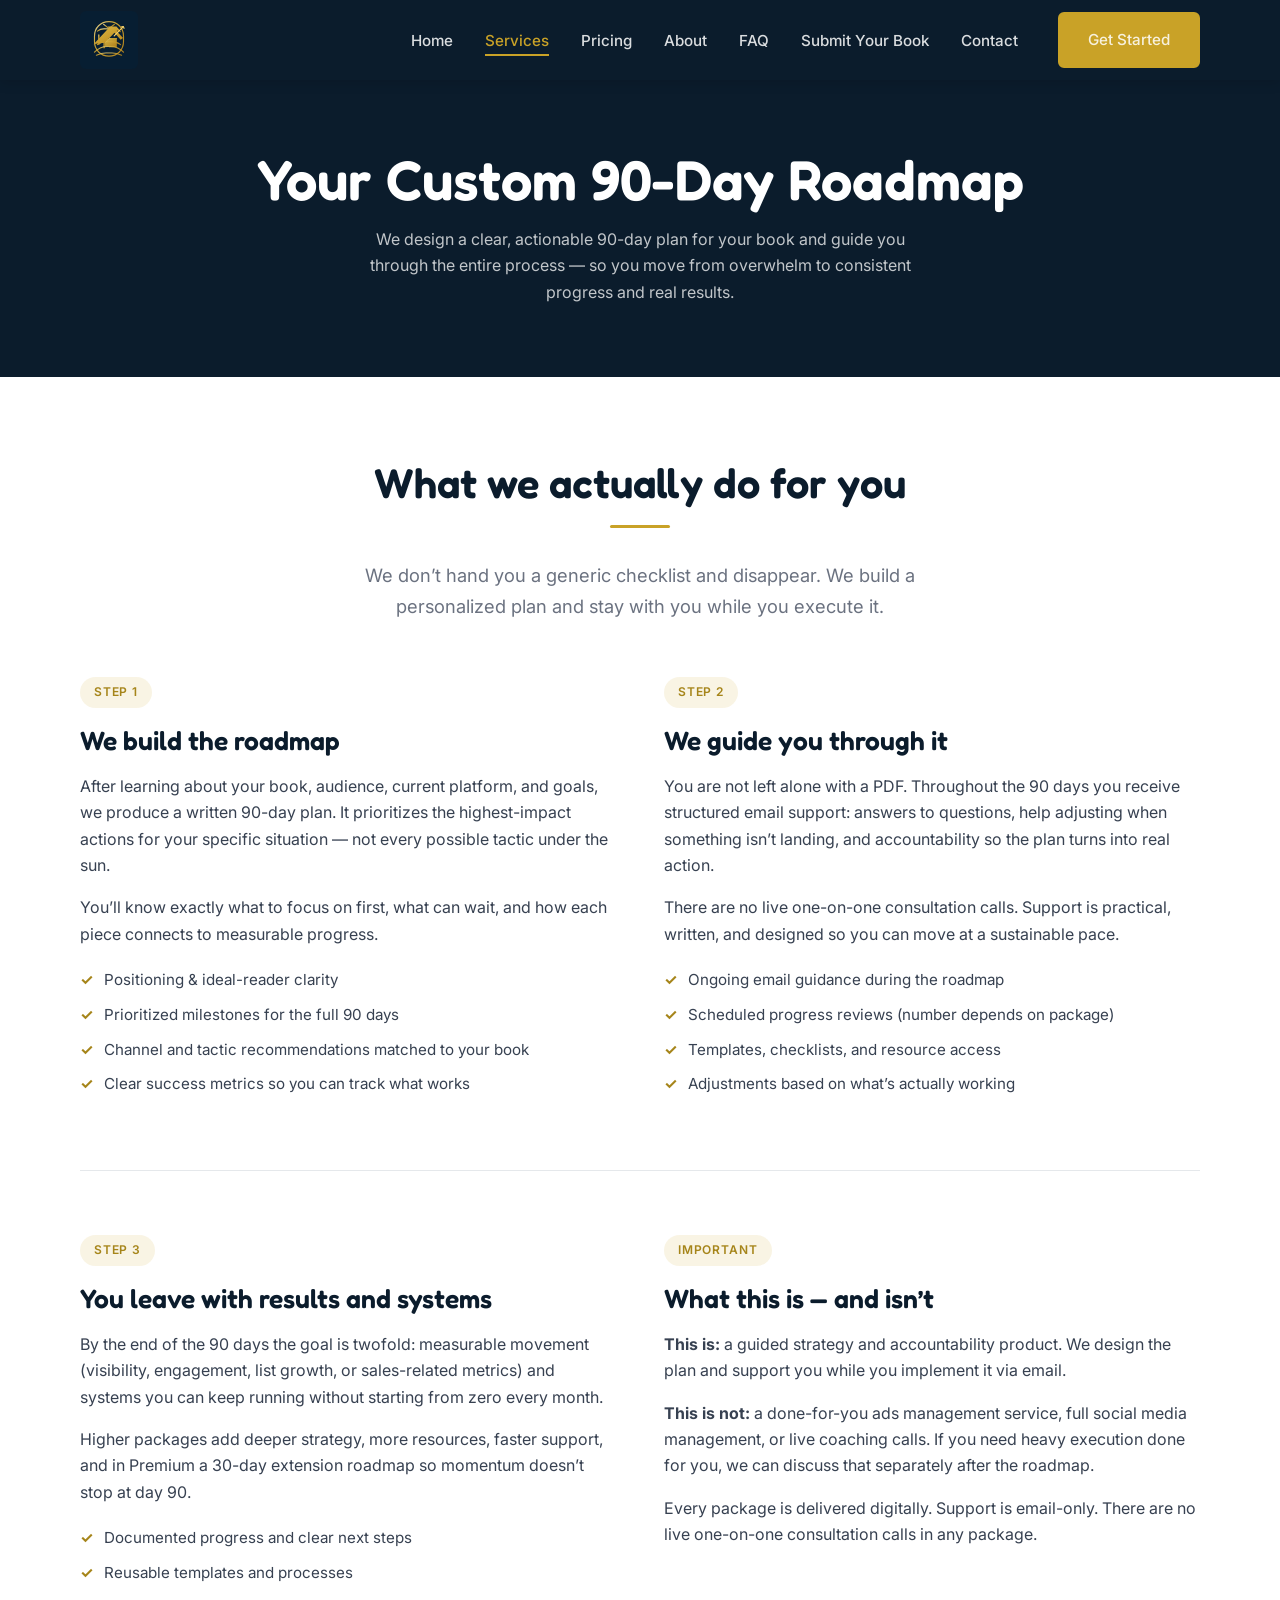
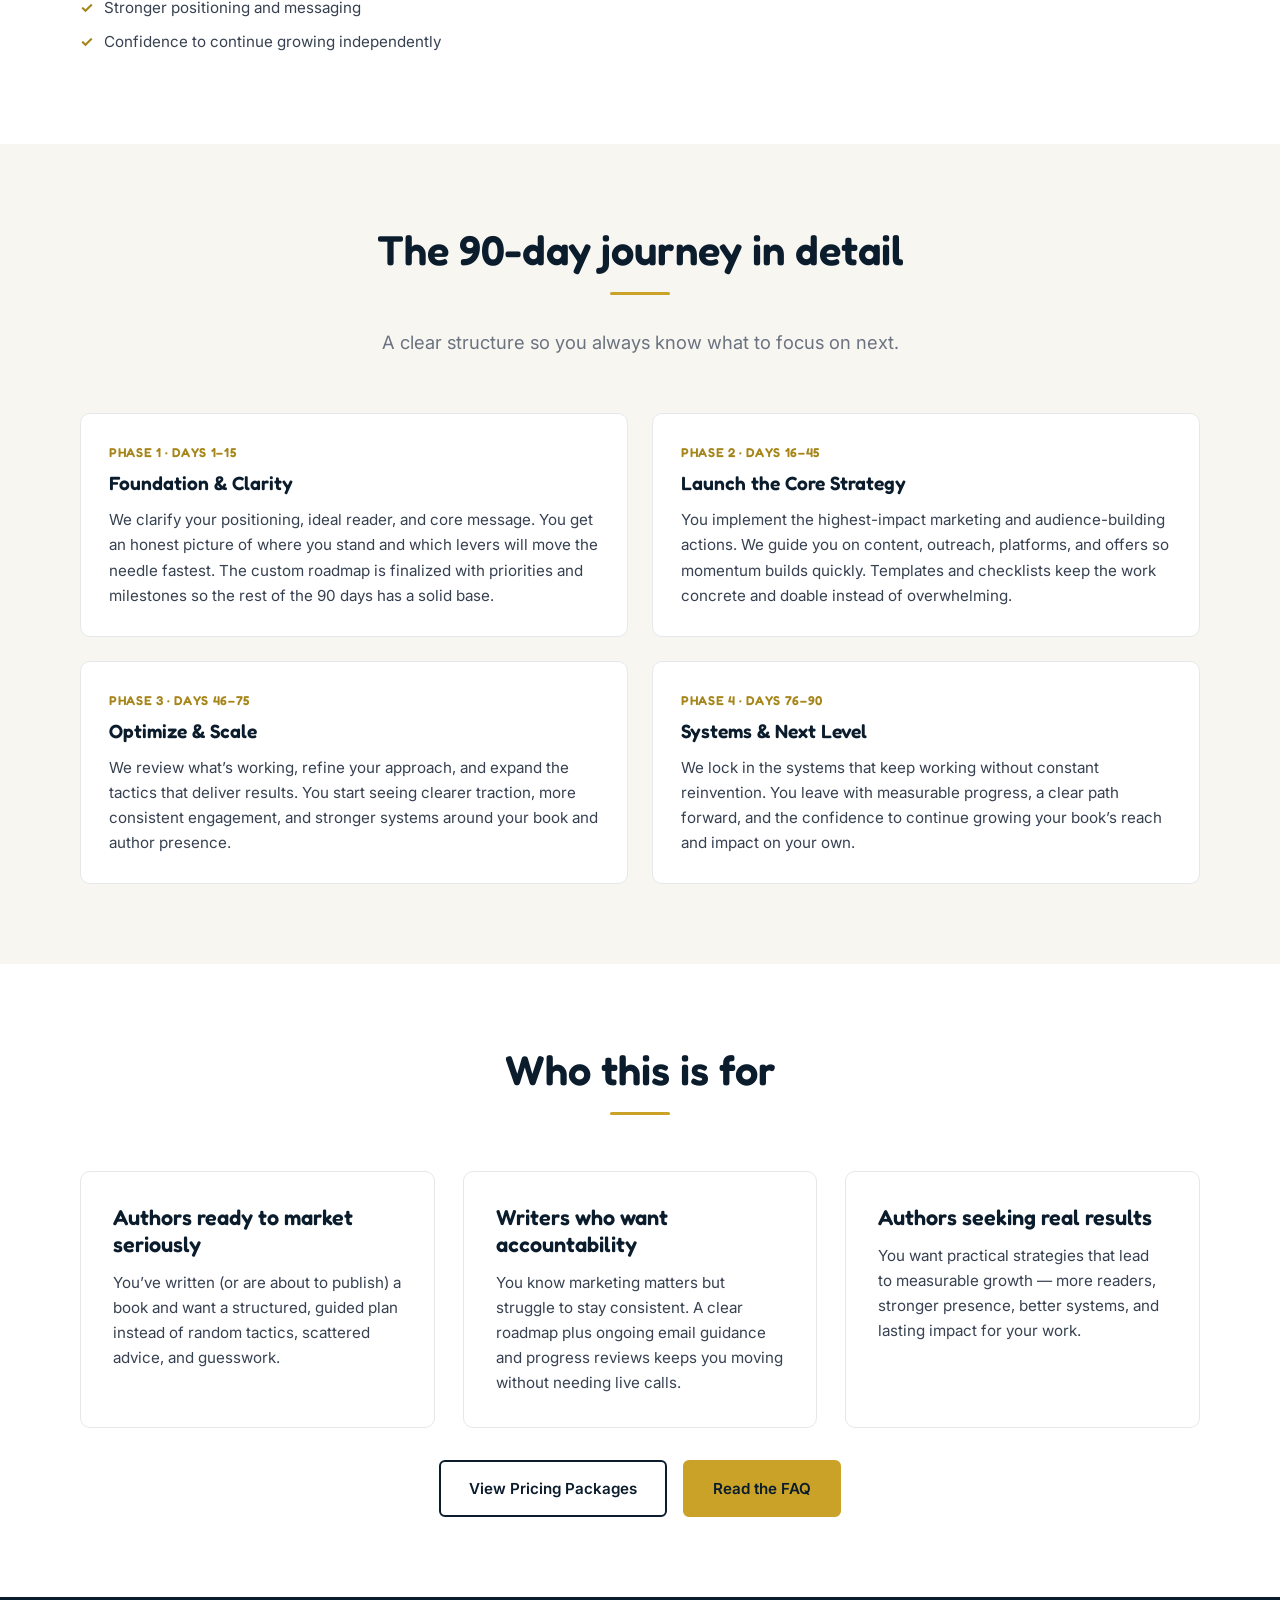
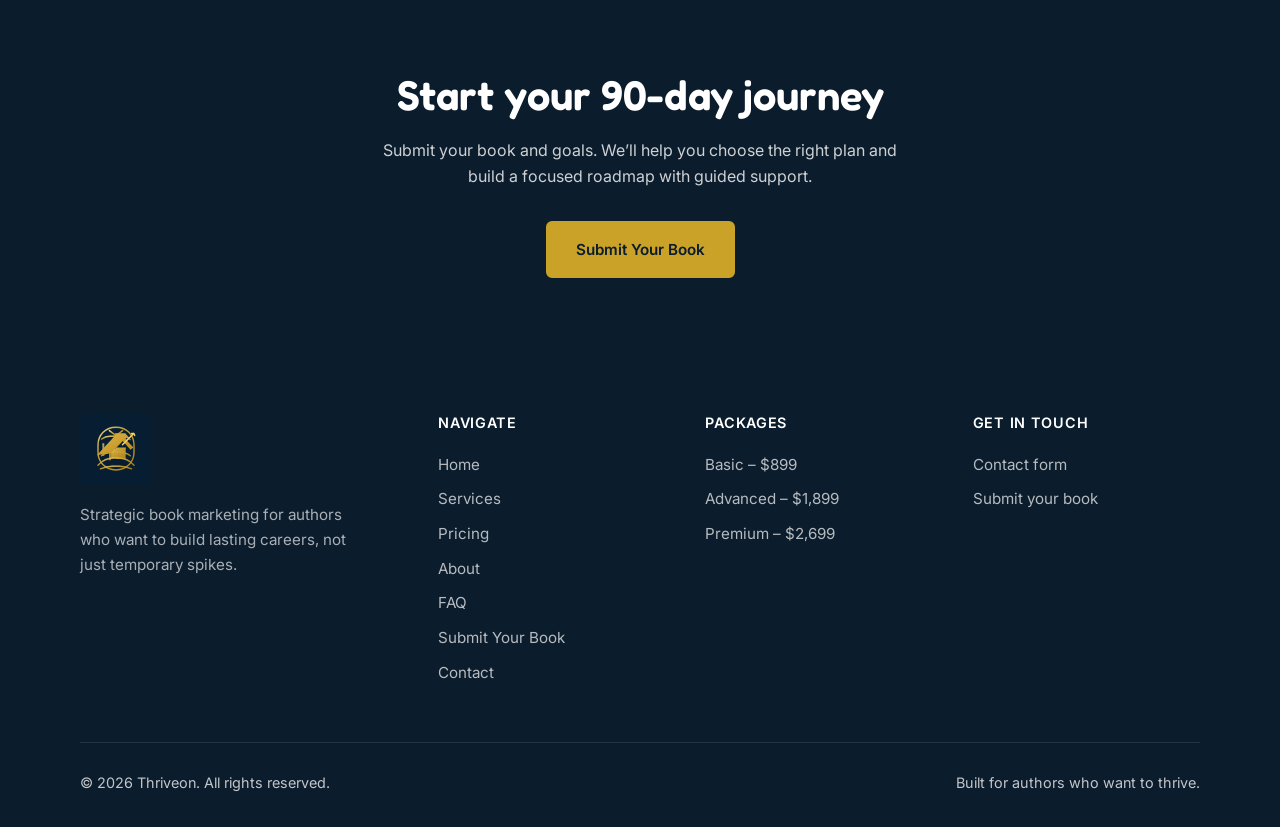
<file: services.html>
<!DOCTYPE html>
<html lang="en">
<head>
  <meta charset="UTF-8" />
  <meta name="viewport" content="width=device-width, initial-scale=1.0" />
  <title>90-Day Roadmap – Thriveon Book Marketing</title>
  <meta name="description" content="Thriveon designs a custom 90-day book marketing roadmap and guides you through it with email support so you move from overwhelm to real results." />
  <link rel="preconnect" href="https://fonts.googleapis.com" />
  <link rel="preconnect" href="https://fonts.gstatic.com" crossorigin />
  <link href="https://fonts.googleapis.com/css2?family=Fredoka:wght@400;500;600;700&family=Inter:wght@400;500;600;700&display=swap" rel="stylesheet" />
  <link rel="stylesheet" href="css/styles.css" />
  <style>
    .detail-block { display: grid; grid-template-columns: 1fr 1fr; gap: 3rem; align-items: start; margin-bottom: 4rem; padding-bottom: 4rem; border-bottom: 1px solid var(--gray-200); }
    .detail-block:last-of-type { border-bottom: none; margin-bottom: 0; padding-bottom: 0; }
    .detail-label { display: inline-block; font-size: 0.75rem; font-weight: 600; letter-spacing: 0.08em; text-transform: uppercase; color: var(--gold-dark); background: rgba(201,162,39,0.12); padding: 0.35rem 0.85rem; border-radius: 50px; margin-bottom: 1rem; }
    .detail-block h3 { font-size: 1.65rem; margin-bottom: 1rem; }
    .detail-block p { margin-bottom: 1rem; }
    .detail-list { margin-top: 1.25rem; }
    .detail-list li { position: relative; padding-left: 1.5rem; margin-bottom: 0.6rem; color: var(--gray-700); font-size: 0.95rem; }
    .detail-list li::before { content: "✓"; position: absolute; left: 0; color: var(--gold-dark); font-weight: 700; }
    .phase-card { background: var(--white); border: 1px solid var(--gray-200); border-radius: var(--radius); padding: 1.75rem; height: 100%; }
    .phase-card .phase-num { font-family: "Fredoka", system-ui, sans-serif; font-size: 0.8rem; font-weight: 600; color: var(--gold-dark); letter-spacing: 0.05em; text-transform: uppercase; margin-bottom: 0.5rem; }
    .phase-card h3 { font-size: 1.2rem; margin-bottom: 0.75rem; }
    .phase-card p { font-size: 0.95rem; margin-bottom: 0; }
    .phases-grid { display: grid; grid-template-columns: repeat(2, 1fr); gap: 1.5rem; }
    @media (max-width: 800px) { .detail-block { grid-template-columns: 1fr; } .phases-grid { grid-template-columns: 1fr; } }
  </style>
</head>
<body>
  <header class="site-header">
    <div class="container nav">
      <a href="index.html" class="logo">
        <img src="assets/logo.svg" alt="Thriveon – Book Marketing That Drives Sales" />
      </a>
      <nav>
        <ul class="nav-links">
          <li><a href="index.html">Home</a></li>
          <li><a href="services.html" class="active">Services</a></li>
          <li><a href="pricing.html">Pricing</a></li>
          <li><a href="about.html">About</a></li>
          <li><a href="faq.html">FAQ</a></li>
          <li><a href="submit.html">Submit Your Book</a></li>
          <li><a href="contact.html">Contact</a></li>
          <li class="nav-cta"><a href="submit.html" class="btn btn-primary">Get Started</a></li>
        </ul>
      </nav>
      <button class="mobile-toggle" aria-label="Toggle menu" aria-expanded="false">
        <span></span><span></span><span></span>
      </button>
    </div>
  </header>

  <section class="page-hero">
    <div class="container">
      <h1>Your Custom 90-Day Roadmap</h1>
      <p>We design a clear, actionable 90-day plan for your book and guide you through the entire process — so you move from overwhelm to consistent progress and real results.</p>
    </div>
  </section>

  <section class="section">
    <div class="container">
      <div class="section-header">
        <h2>What we actually do for you</h2>
        <div class="gold-line"></div>
        <p class="lead mt-2">We don’t hand you a generic checklist and disappear. We build a personalized plan and stay with you while you execute it.</p>
      </div>

      <div class="detail-block">
        <div>
          <span class="detail-label">Step 1</span>
          <h3>We build the roadmap</h3>
          <p>After learning about your book, audience, current platform, and goals, we produce a written 90-day plan. It prioritizes the highest-impact actions for your specific situation — not every possible tactic under the sun.</p>
          <p>You’ll know exactly what to focus on first, what can wait, and how each piece connects to measurable progress.</p>
          <ul class="detail-list">
            <li>Positioning &amp; ideal-reader clarity</li>
            <li>Prioritized milestones for the full 90 days</li>
            <li>Channel and tactic recommendations matched to your book</li>
            <li>Clear success metrics so you can track what works</li>
          </ul>
        </div>
        <div>
          <span class="detail-label">Step 2</span>
          <h3>We guide you through it</h3>
          <p>You are not left alone with a PDF. Throughout the 90 days you receive structured email support: answers to questions, help adjusting when something isn’t landing, and accountability so the plan turns into real action.</p>
          <p>There are no live one-on-one consultation calls. Support is practical, written, and designed so you can move at a sustainable pace.</p>
          <ul class="detail-list">
            <li>Ongoing email guidance during the roadmap</li>
            <li>Scheduled progress reviews (number depends on package)</li>
            <li>Templates, checklists, and resource access</li>
            <li>Adjustments based on what’s actually working</li>
          </ul>
        </div>
      </div>

      <div class="detail-block">
        <div>
          <span class="detail-label">Step 3</span>
          <h3>You leave with results and systems</h3>
          <p>By the end of the 90 days the goal is twofold: measurable movement (visibility, engagement, list growth, or sales-related metrics) and systems you can keep running without starting from zero every month.</p>
          <p>Higher packages add deeper strategy, more resources, faster support, and in Premium a 30-day extension roadmap so momentum doesn’t stop at day 90.</p>
          <ul class="detail-list">
            <li>Documented progress and clear next steps</li>
            <li>Reusable templates and processes</li>
            <li>Stronger positioning and messaging</li>
            <li>Confidence to continue growing independently</li>
          </ul>
        </div>
        <div>
          <span class="detail-label">Important</span>
          <h3>What this is — and isn’t</h3>
          <p><strong>This is:</strong> a guided strategy and accountability product. We design the plan and support you while you implement it via email.</p>
          <p><strong>This is not:</strong> a done-for-you ads management service, full social media management, or live coaching calls. If you need heavy execution done for you, we can discuss that separately after the roadmap.</p>
          <p>Every package is delivered digitally. Support is email-only. There are no live one-on-one consultation calls in any package.</p>
        </div>
      </div>
    </div>
  </section>

  <section class="section how-it-works">
    <div class="container">
      <div class="section-header">
        <h2>The 90-day journey in detail</h2>
        <div class="gold-line"></div>
        <p class="lead mt-2">A clear structure so you always know what to focus on next.</p>
      </div>
      <div class="phases-grid">
        <div class="phase-card">
          <div class="phase-num">Phase 1 · Days 1–15</div>
          <h3>Foundation &amp; Clarity</h3>
          <p>We clarify your positioning, ideal reader, and core message. You get an honest picture of where you stand and which levers will move the needle fastest. The custom roadmap is finalized with priorities and milestones so the rest of the 90 days has a solid base.</p>
        </div>
        <div class="phase-card">
          <div class="phase-num">Phase 2 · Days 16–45</div>
          <h3>Launch the Core Strategy</h3>
          <p>You implement the highest-impact marketing and audience-building actions. We guide you on content, outreach, platforms, and offers so momentum builds quickly. Templates and checklists keep the work concrete and doable instead of overwhelming.</p>
        </div>
        <div class="phase-card">
          <div class="phase-num">Phase 3 · Days 46–75</div>
          <h3>Optimize &amp; Scale</h3>
          <p>We review what’s working, refine your approach, and expand the tactics that deliver results. You start seeing clearer traction, more consistent engagement, and stronger systems around your book and author presence.</p>
        </div>
        <div class="phase-card">
          <div class="phase-num">Phase 4 · Days 76–90</div>
          <h3>Systems &amp; Next Level</h3>
          <p>We lock in the systems that keep working without constant reinvention. You leave with measurable progress, a clear path forward, and the confidence to continue growing your book’s reach and impact on your own.</p>
        </div>
      </div>
    </div>
  </section>

  <section class="section">
    <div class="container">
      <div class="section-header">
        <h2>Who this is for</h2>
        <div class="gold-line"></div>
      </div>
      <div class="services-grid">
        <article class="service-card">
          <h3>Authors ready to market seriously</h3>
          <p>You’ve written (or are about to publish) a book and want a structured, guided plan instead of random tactics, scattered advice, and guesswork.</p>
        </article>
        <article class="service-card">
          <h3>Writers who want accountability</h3>
          <p>You know marketing matters but struggle to stay consistent. A clear roadmap plus ongoing email guidance and progress reviews keeps you moving without needing live calls.</p>
        </article>
        <article class="service-card">
          <h3>Authors seeking real results</h3>
          <p>You want practical strategies that lead to measurable growth — more readers, stronger presence, better systems, and lasting impact for your work.</p>
        </article>
      </div>
      <div class="text-center mt-2">
        <a href="pricing.html" class="btn btn-outline">View Pricing Packages</a>
        <a href="faq.html" class="btn btn-primary" style="margin-left:0.75rem;">Read the FAQ</a>
      </div>
    </div>
  </section>

  <section class="cta-band">
    <div class="container">
      <h2>Start your 90-day journey</h2>
      <p>Submit your book and goals. We’ll help you choose the right plan and build a focused roadmap with guided support.</p>
      <a href="submit.html" class="btn btn-primary">Submit Your Book</a>
    </div>
  </section>

  <footer class="site-footer">
    <div class="container">
      <div class="footer-grid">
        <div class="footer-brand">
          <a href="index.html" class="logo">
            <img src="assets/logo.svg" alt="Thriveon" />
          </a>
          <p>Strategic book marketing for authors who want to build lasting careers, not just temporary spikes.</p>
        </div>
        <div class="footer-col">
          <h4>Navigate</h4>
          <a href="index.html">Home</a>
          <a href="services.html">Services</a>
          <a href="pricing.html">Pricing</a>
          <a href="about.html">About</a>
          <a href="faq.html">FAQ</a>
          <a href="submit.html">Submit Your Book</a>
          <a href="contact.html">Contact</a>
        </div>
        <div class="footer-col">
          <h4>Packages</h4>
          <a href="pricing.html">Basic – $899</a>
          <a href="pricing.html">Advanced – $1,899</a>
          <a href="pricing.html">Premium – $2,699</a>
        </div>
        <div class="footer-col">
          <h4>Get in touch</h4>
          <a href="contact.html">Contact form</a>
          <a href="submit.html">Submit your book</a>
        </div>
      </div>
      <div class="footer-bottom">
        <span>© 2026 Thriveon. All rights reserved.</span>
        <span>Built for authors who want to thrive.</span>
      </div>
    </div>
  </footer>

  <script src="js/main.js"></script>
</body>
</html>
</file>
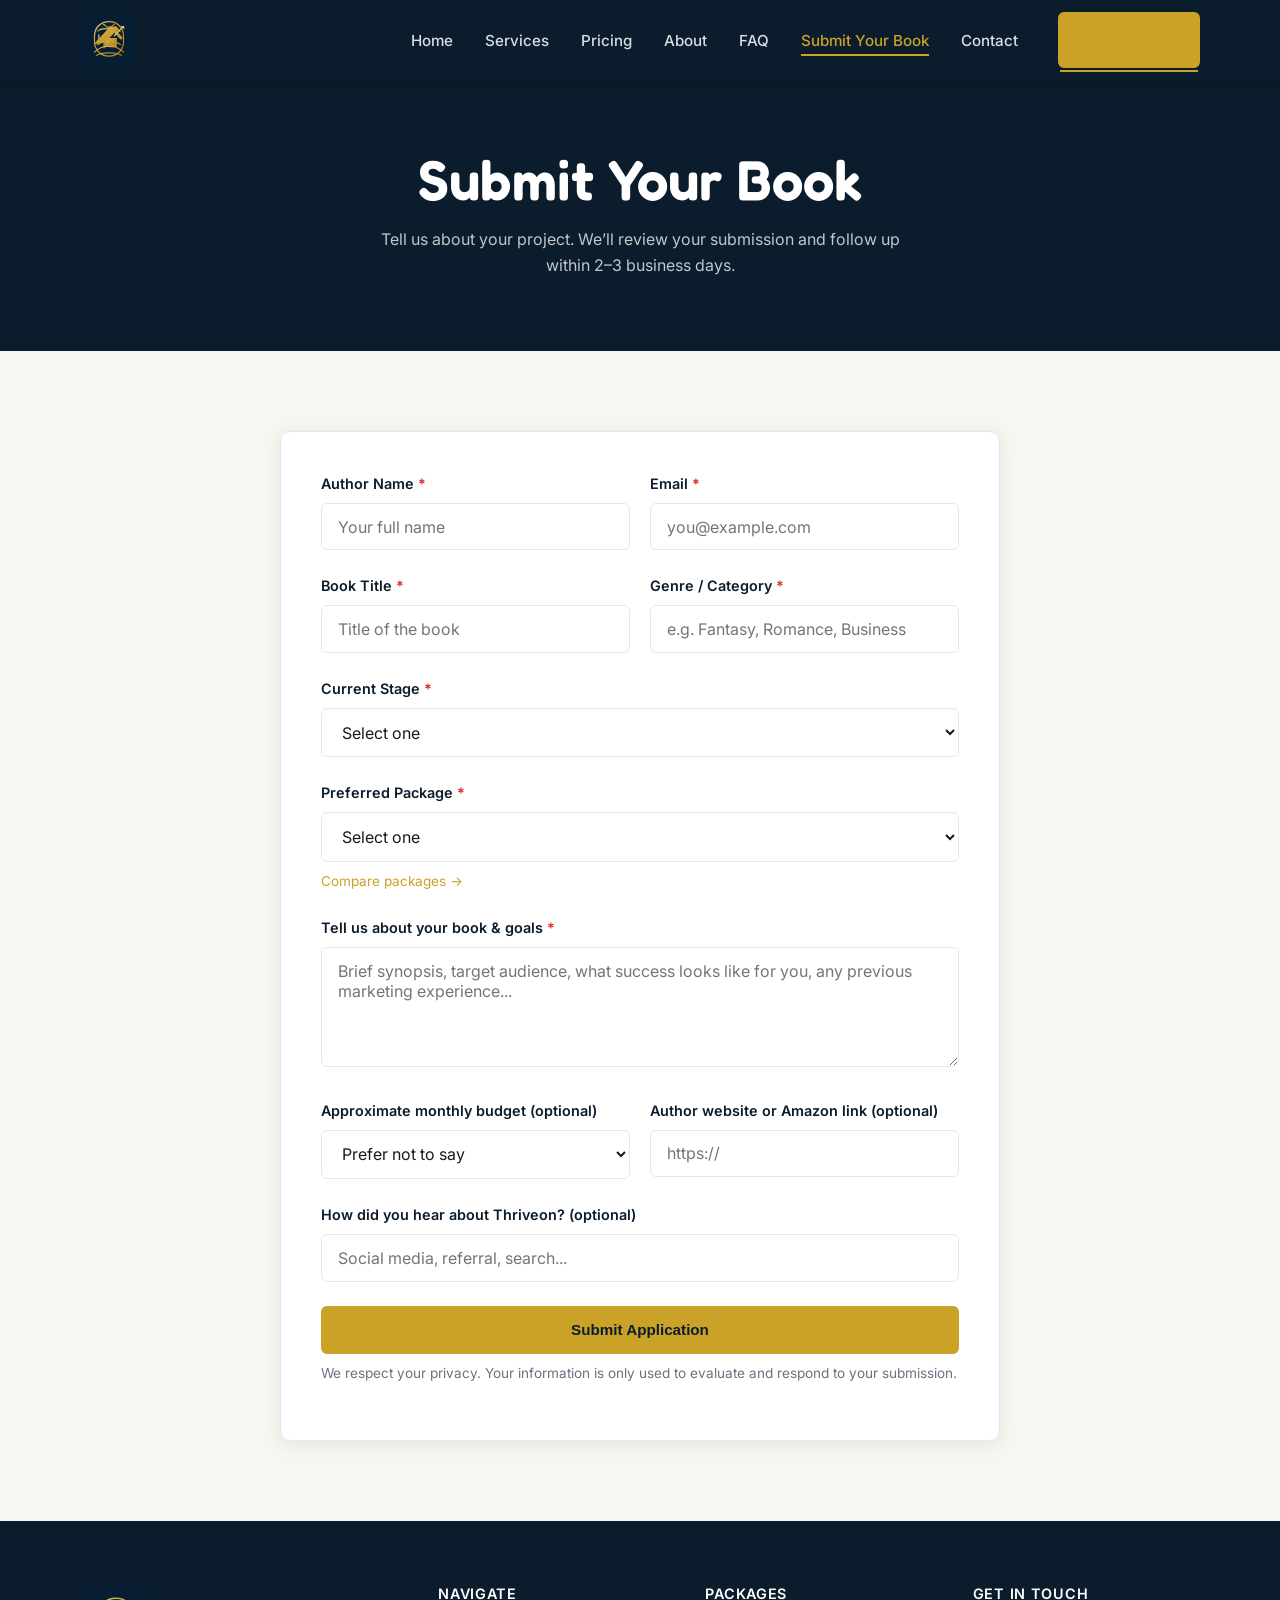
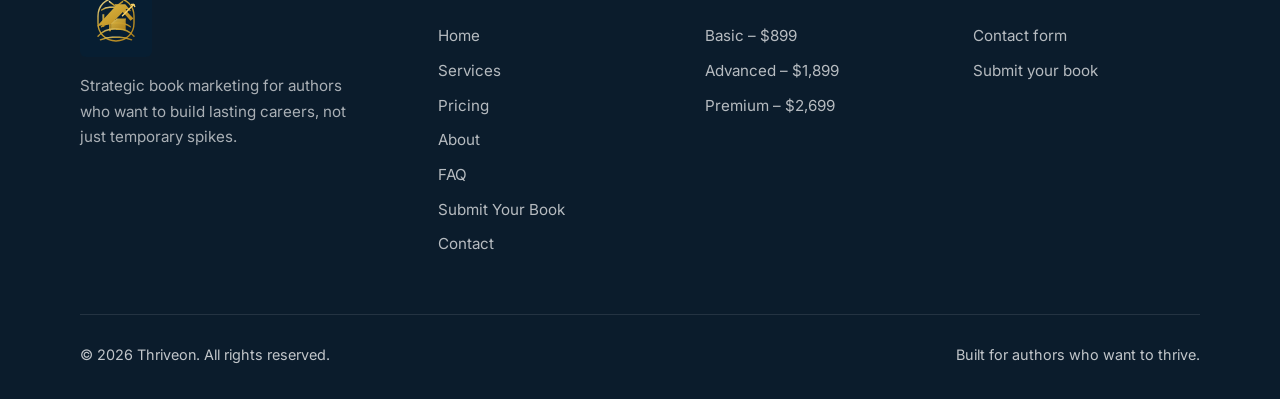
<file: submit.html>
<!DOCTYPE html>
<html lang="en">
<head>
  <meta charset="UTF-8" />
  <meta name="viewport" content="width=device-width, initial-scale=1.0" />
  <title>Submit Your Book – Thriveon</title>
  <meta name="description" content="Submit your book to Thriveon for professional marketing support. Tell us about your project and goals." />
  <link rel="preconnect" href="https://fonts.googleapis.com" />
  <link rel="preconnect" href="https://fonts.gstatic.com" crossorigin />
  <link href="https://fonts.googleapis.com/css2?family=Fredoka:wght@400;500;600;700&family=Inter:wght@400;500;600;700&display=swap" rel="stylesheet" />
  <link rel="stylesheet" href="css/styles.css" />
</head>
<body>
  <header class="site-header">
    <div class="container nav">
      <a href="index.html" class="logo">
        <img src="assets/logo.svg" alt="Thriveon – Book Marketing That Drives Sales" />
      </a>
      <nav>
        <ul class="nav-links">
          <li><a href="index.html">Home</a></li>
          <li><a href="services.html">Services</a></li>
          <li><a href="pricing.html">Pricing</a></li>
          <li><a href="about.html">About</a></li>
          <li><a href="faq.html">FAQ</a></li>
          <li><a href="submit.html" class="active">Submit Your Book</a></li>
          <li><a href="contact.html">Contact</a></li>
          <li class="nav-cta"><a href="submit.html" class="btn btn-primary">Get Started</a></li>
        </ul>
      </nav>
      <button class="mobile-toggle" aria-label="Toggle menu" aria-expanded="false">
        <span></span><span></span><span></span>
      </button>
    </div>
  </header>

  <section class="page-hero">
    <div class="container">
      <h1>Submit Your Book</h1>
      <p>Tell us about your project. We’ll review your submission and follow up within 2–3 business days.</p>
    </div>
  </section>

  <section class="section bg-offwhite">
    <div class="container form-section">
      <div class="form-card">
        <form id="author-form" action="https://formspree.io/f/mqpqepwg" method="POST">
          <div class="form-row">
            <div class="form-group">
              <label for="author-name">Author Name <span class="required">*</span></label>
              <input type="text" id="author-name" name="author_name" required placeholder="Your full name" />
            </div>
            <div class="form-group">
              <label for="email">Email <span class="required">*</span></label>
              <input type="email" id="email" name="email" required placeholder="you@example.com" />
            </div>
          </div>

          <div class="form-row">
            <div class="form-group">
              <label for="book-title">Book Title <span class="required">*</span></label>
              <input type="text" id="book-title" name="book_title" required placeholder="Title of the book" />
            </div>
            <div class="form-group">
              <label for="genre">Genre / Category <span class="required">*</span></label>
              <input type="text" id="genre" name="genre" required placeholder="e.g. Fantasy, Romance, Business" />
            </div>
          </div>

          <div class="form-group">
            <label for="stage">Current Stage <span class="required">*</span></label>
            <select id="stage" name="stage" required>
              <option value="" disabled selected>Select one</option>
              <option value="pre-publication">Pre-publication / manuscript stage</option>
              <option value="pre-order">Pre-order / upcoming launch</option>
              <option value="recently-published">Recently published (last 6 months)</option>
              <option value="backlist">Published longer / backlist title</option>
              <option value="series">Part of an existing series</option>
            </select>
          </div>

          <div class="form-group">
            <label for="package">Preferred Package <span class="required">*</span></label>
            <select id="package" name="package" required>
              <option value="" disabled selected>Select one</option>
              <option value="Basic – $899">Basic – $899</option>
              <option value="Advanced – $1,899">Advanced – $1,899 (Most Popular)</option>
              <option value="Premium – $2,699">Premium – $2,699</option>
              <option value="Not sure – need guidance">Not sure – need guidance</option>
            </select>
            <p class="form-note"><a href="pricing.html" style="color:var(--gold);">Compare packages →</a></p>
          </div>

          <div class="form-group">
            <label for="description">Tell us about your book &amp; goals <span class="required">*</span></label>
            <textarea id="description" name="description" required placeholder="Brief synopsis, target audience, what success looks like for you, any previous marketing experience..."></textarea>
          </div>

          <div class="form-row">
            <div class="form-group">
              <label for="budget">Approximate monthly budget (optional)</label>
              <select id="budget" name="budget">
                <option value="" selected>Prefer not to say</option>
                <option value="Under $300">Under $300</option>
                <option value="$300 – $750">$300 – $750</option>
                <option value="$750 – $1,500">$750 – $1,500</option>
                <option value="$1,500 – $3,000">$1,500 – $3,000</option>
                <option value="$3,000+">$3,000+</option>
              </select>
            </div>
            <div class="form-group">
              <label for="website">Author website or Amazon link (optional)</label>
              <input type="url" id="website" name="website" placeholder="https://" />
            </div>
          </div>

          <div class="form-group">
            <label for="how-heard">How did you hear about Thriveon? (optional)</label>
            <input type="text" id="how-heard" name="how_heard" placeholder="Social media, referral, search..." />
          </div>

          <input type="hidden" name="_subject" value="New Book Submission – Thriveon" />

          <button type="submit" class="btn btn-primary" style="width: 100%;">Submit Application</button>
          <p class="form-note">We respect your privacy. Your information is only used to evaluate and respond to your submission.</p>
        </form>

        <div id="form-success" class="form-success">
          <div class="icon">✓</div>
          <h3>Thank you for submitting!</h3>
          <p>We’ve received your information and will review it carefully. Expect a reply within 2–3 business days.</p>
          <a href="index.html" class="btn btn-outline mt-2">Back to Home</a>
        </div>
      </div>
    </div>
  </section>

  <footer class="site-footer">
    <div class="container">
      <div class="footer-grid">
        <div class="footer-brand">
          <a href="index.html" class="logo">
            <img src="assets/logo.svg" alt="Thriveon – Book Marketing That Drives Sales" />
          </a>
          <p>Strategic book marketing for authors who want to build lasting careers, not just temporary spikes.</p>
        </div>
        <div class="footer-col">
          <h4>Navigate</h4>
          <a href="index.html">Home</a>
          <a href="services.html">Services</a>
          <a href="pricing.html">Pricing</a>
          <a href="about.html">About</a>
          <a href="faq.html">FAQ</a>
          <a href="submit.html">Submit Your Book</a>
          <a href="contact.html">Contact</a>
        </div>
        <div class="footer-col">
          <h4>Packages</h4>
          <a href="pricing.html">Basic – $899</a>
          <a href="pricing.html">Advanced – $1,899</a>
          <a href="pricing.html">Premium – $2,699</a>
        </div>
        <div class="footer-col">
          <h4>Get in touch</h4>
          <a href="contact.html">Contact form</a>
          <a href="submit.html">Submit your book</a>
        </div>
      </div>
      <div class="footer-bottom">
        <span>© 2026 Thriveon. All rights reserved.</span>
        <span>Built for authors who want to thrive.</span>
      </div>
    </div>
  </footer>

  <script src="js/main.js"></script>
</body>
</html>
</file>
<file: css/styles.css>
/* ============================================
   Thriveon – Book Marketing Agency
   Clean professional theme: Navy · White · Gold
   ============================================ */

:root {
  --navy: #0B1C2C;
  --navy-light: #152A3D;
  --navy-mid: #1E3A52;
  --gold: #C9A227;
  --gold-light: #E0C35A;
  --gold-dark: #A6851A;
  --white: #FFFFFF;
  --off-white: #F8F6F1;
  --gray-100: #F1F3F5;
  --gray-200: #E5E8EB;
  --gray-500: #6B7280;
  --gray-700: #374151;
  --text: #1A1A1A;
  --success: #059669;
  --error: #DC2626;
  --shadow: 0 4px 20px rgba(11, 28, 44, 0.08);
  --shadow-lg: 0 12px 40px rgba(11, 28, 44, 0.12);
  --radius: 10px;
  --transition: 0.25s ease;
}

*,
*::before,
*::after {
  box-sizing: border-box;
  margin: 0;
  padding: 0;
}

html { scroll-behavior: smooth; font-size: 16px; }

body {
  font-family: "Inter", -apple-system, BlinkMacSystemFont, "Segoe UI", Roboto, sans-serif;
  color: var(--text);
  background: var(--white);
  line-height: 1.65;
  -webkit-font-smoothing: antialiased;
}

img { max-width: 100%; display: block; }

a {
  color: inherit;
  text-decoration: none;
  transition: color var(--transition);
}

ul { list-style: none; }

h1, h2, h3, h4 {
  font-family: "Fredoka", system-ui, sans-serif;
  font-weight: 600;
  line-height: 1.25;
  color: var(--navy);
}

h1 { font-size: clamp(2.4rem, 5vw, 3.5rem); }
h2 { font-size: clamp(1.9rem, 4vw, 2.6rem); }
h3 { font-size: 1.35rem; }
h4 { font-size: 1.15rem; }

p {
  color: var(--gray-700);
  margin-bottom: 1rem;
}

.lead {
  font-size: 1.15rem;
  color: var(--gray-500);
  max-width: 620px;
}

.container {
  width: min(1120px, 92%);
  margin-inline: auto;
}

.section { padding: 5rem 0; }

.section-header {
  text-align: center;
  margin-bottom: 3.5rem;
}

.section-header .lead { margin-inline: auto; }

.gold-line {
  width: 60px;
  height: 3px;
  background: var(--gold);
  margin: 1rem auto 0;
  border-radius: 2px;
}

.btn {
  display: inline-flex;
  align-items: center;
  justify-content: center;
  gap: 0.5rem;
  padding: 0.85rem 1.75rem;
  font-size: 0.95rem;
  font-weight: 600;
  border-radius: 6px;
  border: 2px solid transparent;
  cursor: pointer;
  transition: all var(--transition);
  text-align: center;
}

.btn-primary {
  background: var(--gold);
  color: var(--navy);
  border-color: var(--gold);
}

.btn-primary:hover {
  background: var(--gold-light);
  border-color: var(--gold-light);
  transform: translateY(-2px);
  box-shadow: 0 6px 20px rgba(201, 162, 39, 0.35);
}

.btn-secondary {
  background: transparent;
  color: var(--white);
  border-color: var(--white);
}

.btn-secondary:hover {
  background: var(--white);
  color: var(--navy);
}

.btn-outline {
  background: transparent;
  color: var(--navy);
  border-color: var(--navy);
}

.btn-outline:hover {
  background: var(--navy);
  color: var(--white);
}

.site-header {
  position: sticky;
  top: 0;
  z-index: 100;
  background: var(--navy);
  box-shadow: 0 2px 12px rgba(0,0,0,0.15);
}

.nav {
  display: flex;
  align-items: center;
  justify-content: space-between;
  height: 80px;
}

.logo {
  display: flex;
  align-items: center;
  gap: 0.5rem;
  text-decoration: none;
}

.logo img {
  height: 58px;
  width: auto;
  display: block;
  border-radius: 6px;
}

.footer-brand .logo img { height: 72px; }

.nav-links {
  display: flex;
  align-items: center;
  gap: 2rem;
}

.nav-links a {
  color: rgba(255,255,255,0.85);
  font-size: 0.95rem;
  font-weight: 500;
  position: relative;
}

.nav-links a:hover,
.nav-links a.active { color: var(--gold); }

.nav-links a.active::after {
  content: "";
  position: absolute;
  bottom: -6px;
  left: 0;
  width: 100%;
  height: 2px;
  background: var(--gold);
}

.nav-cta { margin-left: 0.5rem; }

.mobile-toggle {
  display: none;
  background: none;
  border: none;
  cursor: pointer;
  padding: 0.4rem;
}

.mobile-toggle span {
  display: block;
  width: 24px;
  height: 2px;
  background: var(--white);
  margin: 5px 0;
  transition: var(--transition);
}

.hero {
  background: linear-gradient(135deg, var(--navy) 0%, var(--navy-mid) 100%);
  color: var(--white);
  padding: 6.5rem 0 5.5rem;
  position: relative;
  overflow: hidden;
}

.hero::before {
  content: "";
  position: absolute;
  top: -20%;
  right: -10%;
  width: 500px;
  height: 500px;
  background: radial-gradient(circle, rgba(201,162,39,0.12) 0%, transparent 70%);
  pointer-events: none;
}

.hero-content {
  max-width: 680px;
  position: relative;
  z-index: 1;
}

.hero-badge {
  display: inline-block;
  background: rgba(201,162,39,0.15);
  color: var(--gold-light);
  font-size: 0.8rem;
  font-weight: 600;
  letter-spacing: 0.06em;
  text-transform: uppercase;
  padding: 0.4rem 1rem;
  border-radius: 50px;
  margin-bottom: 1.5rem;
  border: 1px solid rgba(201,162,39,0.3);
}

.hero h1 { color: var(--white); margin-bottom: 1.25rem; }
.hero h1 span { color: var(--gold); }
.hero .lead { color: rgba(255,255,255,0.8); margin-bottom: 2.25rem; }
.hero-actions {
  display: flex;
  flex-wrap: wrap;
  gap: 1rem;
}
.hero-stats {
  display: flex;
  gap: 3rem;
  margin-top: 3.5rem;
  padding-top: 2.5rem;
  border-top: 1px solid rgba(255,255,255,0.12);
}
.stat-item strong {
  display: block;
  font-size: 1.75rem;
  font-family: "Fredoka", system-ui, sans-serif;
  color: var(--gold);
  margin-bottom: 0.2rem;
}
.stat-item span { font-size: 0.9rem; color: rgba(255,255,255,0.7); }

.services-grid {
  display: grid;
  grid-template-columns: repeat(auto-fit, minmax(300px, 1fr));
  gap: 1.75rem;
}

.service-card {
  background: var(--white);
  border: 1px solid var(--gray-200);
  border-radius: var(--radius);
  padding: 2rem;
  transition: all var(--transition);
  height: 100%;
}

.service-card:hover {
  border-color: var(--gold);
  box-shadow: var(--shadow);
  transform: translateY(-4px);
}

.service-icon {
  width: 52px;
  height: 52px;
  background: rgba(201,162,39,0.12);
  border-radius: 12px;
  display: grid;
  place-items: center;
  font-size: 1.4rem;
  margin-bottom: 1.25rem;
  color: var(--gold-dark);
}

.service-card h3 { margin-bottom: 0.75rem; }
.service-card p { font-size: 0.95rem; margin-bottom: 0; }

.how-it-works { background: var(--off-white); }

.steps {
  display: grid;
  grid-template-columns: repeat(auto-fit, minmax(220px, 1fr));
  gap: 2rem;
  counter-reset: step;
}

.step { text-align: center; position: relative; }
.step-number {
  width: 56px;
  height: 56px;
  background: var(--navy);
  color: var(--gold);
  font-family: "Fredoka", system-ui, sans-serif;
  font-size: 1.4rem;
  font-weight: 700;
  border-radius: 50%;
  display: grid;
  place-items: center;
  margin: 0 auto 1.25rem;
}
.step h3 { margin-bottom: 0.6rem; }
.step p { font-size: 0.95rem; margin-bottom: 0; }

.cta-band {
  background: var(--navy);
  color: var(--white);
  text-align: center;
  padding: 4.5rem 0;
}

.cta-band h2 { color: var(--white); margin-bottom: 1rem; }
.cta-band p {
  color: rgba(255,255,255,0.8);
  max-width: 520px;
  margin: 0 auto 2rem;
}

.site-footer {
  background: var(--navy);
  color: rgba(255,255,255,0.75);
  padding: 4rem 0 2rem;
}

.footer-grid {
  display: grid;
  grid-template-columns: 1.4fr 1fr 1fr 1fr;
  gap: 2.5rem;
  margin-bottom: 3rem;
}

.footer-brand .logo { margin-bottom: 1rem; }
.footer-brand p {
  color: rgba(255,255,255,0.65);
  font-size: 0.95rem;
  max-width: 280px;
}

.footer-col h4 {
  color: var(--white);
  font-family: "Inter", sans-serif;
  font-size: 0.9rem;
  font-weight: 600;
  text-transform: uppercase;
  letter-spacing: 0.05em;
  margin-bottom: 1.25rem;
}

.footer-col a {
  display: block;
  color: rgba(255,255,255,0.7);
  font-size: 0.95rem;
  margin-bottom: 0.6rem;
}

.footer-col a:hover { color: var(--gold); }

.footer-bottom {
  border-top: 1px solid rgba(255,255,255,0.1);
  padding-top: 1.75rem;
  display: flex;
  justify-content: space-between;
  align-items: center;
  font-size: 0.9rem;
}

.page-hero {
  background: var(--navy);
  color: var(--white);
  padding: 4rem 0 3.5rem;
  text-align: center;
}

.page-hero h1 { color: var(--white); margin-bottom: 0.75rem; }
.page-hero p {
  color: rgba(255,255,255,0.75);
  max-width: 560px;
  margin-inline: auto;
}

.about-content {
  display: grid;
  grid-template-columns: 1fr 1fr;
  gap: 3.5rem;
  align-items: center;
}

.about-text h2 { margin-bottom: 1.25rem; }

.values-grid {
  display: grid;
  grid-template-columns: repeat(auto-fit, minmax(240px, 1fr));
  gap: 1.5rem;
  margin-top: 2.5rem;
}

.value-card {
  background: var(--off-white);
  padding: 1.75rem;
  border-radius: var(--radius);
  border-left: 4px solid var(--gold);
}

.value-card h4 { margin-bottom: 0.5rem; }
.value-card p { margin-bottom: 0; font-size: 0.95rem; }

.form-section { max-width: 720px; margin-inline: auto; }
.form-card {
  background: var(--white);
  border: 1px solid var(--gray-200);
  border-radius: var(--radius);
  padding: 2.5rem;
  box-shadow: var(--shadow);
}

.form-group { margin-bottom: 1.5rem; }
.form-group label {
  display: block;
  font-weight: 600;
  font-size: 0.9rem;
  color: var(--navy);
  margin-bottom: 0.45rem;
}
.form-group label .required { color: var(--error); }
.form-group input,
.form-group select,
.form-group textarea {
  width: 100%;
  padding: 0.8rem 1rem;
  border: 1px solid var(--gray-200);
  border-radius: 6px;
  font-size: 1rem;
  font-family: inherit;
  color: var(--text);
  background: var(--white);
  transition: border-color var(--transition), box-shadow var(--transition);
}
.form-group input:focus,
.form-group select:focus,
.form-group textarea:focus {
  outline: none;
  border-color: var(--gold);
  box-shadow: 0 0 0 3px rgba(201, 162, 39, 0.2);
}
.form-group textarea {
  min-height: 120px;
  resize: vertical;
}
.form-row {
  display: grid;
  grid-template-columns: 1fr 1fr;
  gap: 1.25rem;
}
.form-note {
  font-size: 0.85rem;
  color: var(--gray-500);
  margin-top: 0.5rem;
}
.form-success {
  display: none;
  text-align: center;
  padding: 3rem 2rem;
}
.form-success.visible { display: block; }
.form-success .icon { font-size: 3rem; margin-bottom: 1rem; }
.form-success h3 { margin-bottom: 0.75rem; }

@media (max-width: 900px) {
  .footer-grid { grid-template-columns: 1fr 1fr; }
  .about-content { grid-template-columns: 1fr; }
  .hero-stats { gap: 1.75rem; }
}

@media (max-width: 768px) {
  .nav-links {
    position: fixed;
    top: 80px;
    left: 0;
    right: 0;
    background: var(--navy-light);
    flex-direction: column;
    padding: 1.5rem;
    gap: 1.25rem;
    transform: translateY(-120%);
    opacity: 0;
    pointer-events: none;
    transition: all 0.3s ease;
    box-shadow: 0 8px 20px rgba(0,0,0,0.2);
  }
  .nav-links.open {
    transform: translateY(0);
    opacity: 1;
    pointer-events: auto;
  }
  .mobile-toggle { display: block; }
  .nav-cta { margin-left: 0; width: 100%; }
  .nav-cta .btn { width: 100%; }
  .form-row { grid-template-columns: 1fr; }
  .footer-grid { grid-template-columns: 1fr; gap: 2rem; }
  .footer-bottom {
    flex-direction: column;
    gap: 0.75rem;
    text-align: center;
  }
  .hero { padding: 4.5rem 0 4rem; }
  .hero-stats { flex-direction: column; gap: 1.25rem; }
}

.text-center { text-align: center; }
.mt-2 { margin-top: 2rem; }
.bg-offwhite { background: var(--off-white); }
</file>
